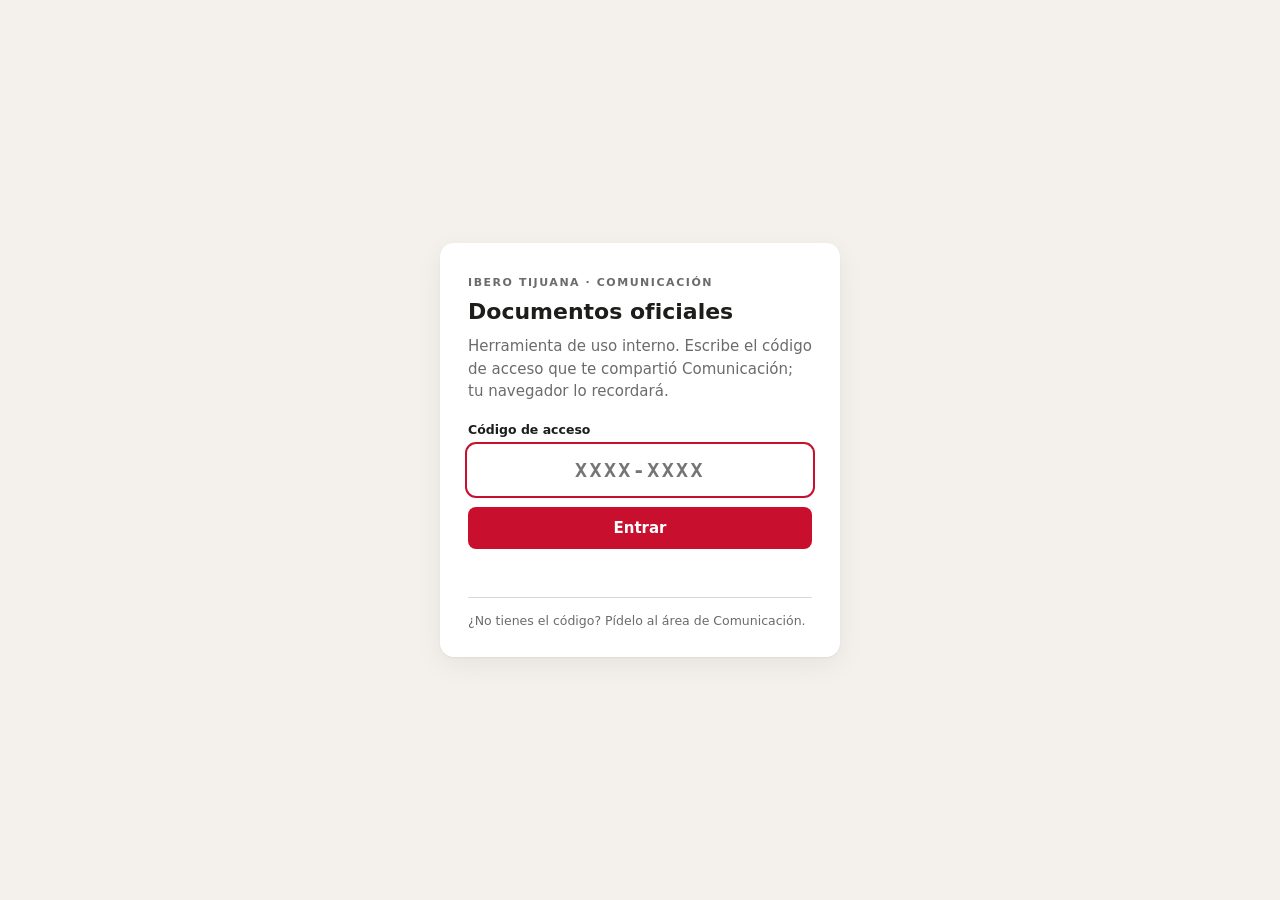
<file: web/herramientas/diplomas.html>
<!doctype html>
<html lang="es">
<head>
<meta charset="utf-8">
<title>Documentos oficiales · IBERO Tijuana</title>
<link rel="icon" href="data:image/svg+xml,%3Csvg xmlns='http://www.w3.org/2000/svg' width='32' height='32' viewBox='0 0 32 32'%3E%3Crect width='32' height='32' rx='7' fill='%23E00034'/%3E%3Crect x='3.5' y='7' width='25' height='18' rx='2.5' fill='%23fff'/%3E%3Crect x='6.5' y='7' width='5.5' height='10' rx='1' fill='%23E00034'/%3E%3Crect x='14.5' y='12' width='11' height='3' rx='1' fill='%23231F20'/%3E%3Crect x='16' y='18' width='8' height='2.6' rx='1' fill='%23E00034'/%3E%3C/svg%3E">
<!-- El generador de diplomas crecio: ahora hace constancias, certificados,
     reconocimientos y mas. Esta direccion se queda para no romper ligas. -->
<meta http-equiv="refresh" content="0; url=documentos.html#diploma">
<script>location.replace('documentos.html#diploma');</script>
</head>
<body style="font-family:sans-serif;padding:40px">
<p>El generador de diplomas ahora es <a href="documentos.html#diploma">Documentos oficiales</a>.</p>
</body>
</html>
</file>
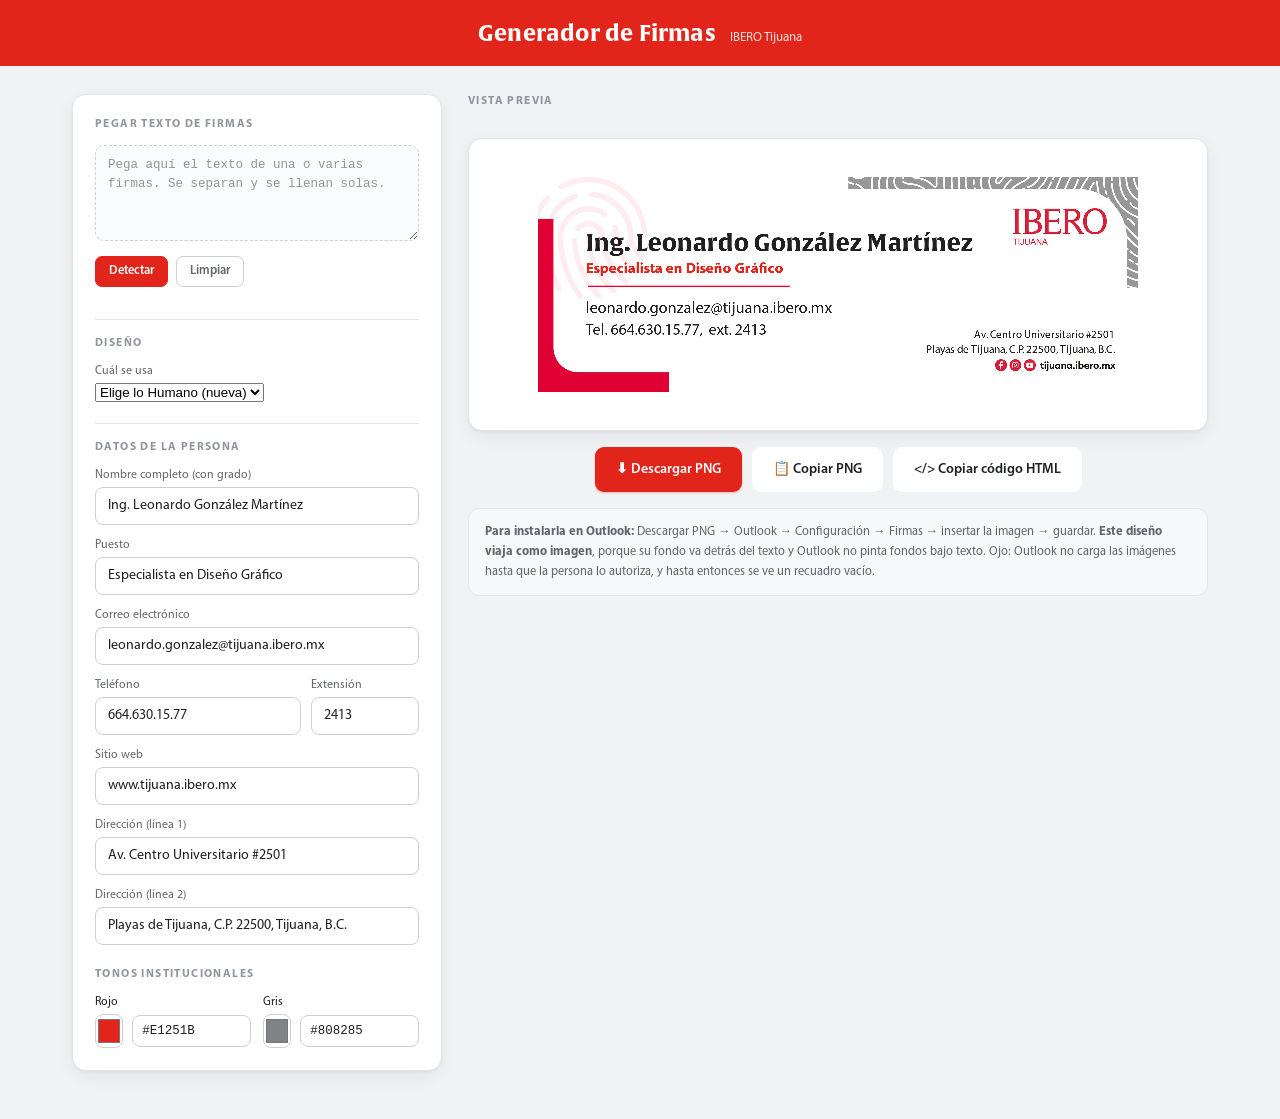
<file: web/herramientas/firmas.html>
<!DOCTYPE html>
<html lang="es">
<head>
<meta charset="UTF-8">
<meta name="viewport" content="width=device-width, initial-scale=1.0">
<title>Generador de Firmas · IBERO Tijuana</title>
<link rel="icon" href="data:image/svg+xml,%3Csvg xmlns='http://www.w3.org/2000/svg' width='32' height='32' viewBox='0 0 32 32'%3E%3Crect width='32' height='32' rx='7' fill='%23E00034'/%3E%3Crect x='5' y='9' width='22' height='15' rx='2.5' fill='%23fff'/%3E%3Cpath d='M7.5 11.5 L16 18.5 L24.5 11.5' fill='none' stroke='%23E00034' stroke-width='2.6' stroke-linecap='round' stroke-linejoin='round'/%3E%3C/svg%3E">
<style>
  :root {
    --rojo: #E1251B;
    --rojo-hover: #C41F16;
    --rojo-tinte: #FDF1F0;
    --fondo: #F1F2F4;
    --panel: #FFFFFF;
    --borde: #E4E5E9;
    --borde-fuerte: #CDCFD5;
    --texto: #1D1E21;
    --texto-suave: #63656C;
    --texto-tenue: #93959C;
    --sombra: 0 1px 2px rgba(24,25,30,.05), 0 6px 18px rgba(24,25,30,.06);
  }
  @font-face { font-family: "Alverata"; src: url([data-uri]) format("woff2"); font-weight: 400; font-style: normal; }
  @font-face { font-family: "Alverata"; src: url([data-uri]) format("woff2"); font-weight: 700; font-style: normal; }
  @font-face { font-family: "MyriadFirma"; src: url([data-uri]) format("woff2"); font-weight: 400; font-style: normal; }
  @font-face { font-family: "MyriadFirma"; src: url([data-uri]) format("woff2"); font-weight: 600; font-style: normal; }
  @font-face { font-family: "MyriadFirma"; src: url([data-uri]) format("woff2"); font-weight: 700; font-style: normal; }

  * { margin: 0; padding: 0; box-sizing: border-box; }
  body {
    font-family: "MyriadFirma", "Segoe UI", Arial, sans-serif;
    background: var(--fondo);
    color: var(--texto);
    min-height: 100vh;
    -webkit-font-smoothing: antialiased;
  }
  header.app {
    background: var(--rojo);
    padding: 20px 32px;
    display: flex;
    align-items: baseline;
    justify-content: center;
    gap: 14px;
    flex-wrap: wrap;
    text-align: center;
  }
  header.app h1 { font-family: "Alverata", Georgia, serif; font-size: 22px; font-weight: 700; color: #fff; letter-spacing: .2px; }
  header.app span { font-size: 13px; color: rgba(255,255,255,.85); }
  .layout {
    display: grid;
    grid-template-columns: 370px minmax(0, 1fr);
    gap: 26px;
    padding: 28px 32px 48px;
    max-width: 1200px;
    margin: 0 auto;
  }
  @media (max-width: 980px) { .layout { grid-template-columns: minmax(0, 1fr); } }

  .panel-caja {
    background: var(--panel);
    border: 1px solid var(--borde);
    border-radius: 14px;
    padding: 22px;
    box-shadow: var(--sombra);
  }
  .form-panel { align-self: start; }
  h2.sec {
    font-size: 11.5px;
    font-weight: 700;
    text-transform: uppercase;
    letter-spacing: 1.4px;
    color: var(--texto-tenue);
    margin-bottom: 14px;
  }
  .campo { margin-bottom: 13px; }
  .campo label {
    display: block;
    font-size: 12px;
    color: var(--texto-suave);
    margin-bottom: 5px;
  }
  .campo input[type=text] {
    width: 100%;
    padding: 9px 12px;
    background: #fff;
    border: 1px solid var(--borde-fuerte);
    border-radius: 8px;
    color: var(--texto);
    font-size: 14px;
    font-family: inherit;
    transition: border-color .15s, box-shadow .15s;
  }
  .campo input[type=text]:focus {
    outline: none;
    border-color: var(--rojo);
    box-shadow: 0 0 0 3px rgba(225,37,27,.13);
  }
  .campo-doble { display: grid; grid-template-columns: 1fr 108px; gap: 10px; }

  .colores { display: grid; grid-template-columns: 1fr 1fr; gap: 12px; margin-top: 4px; }
  .color-fila { display: flex; align-items: center; gap: 9px; }
  .color-fila input[type=color] {
    width: 38px; height: 34px; padding: 0;
    border: 1px solid var(--borde-fuerte); border-radius: 8px;
    background: none; cursor: pointer;
  }
  .color-fila input[type=text] {
    width: 100%; padding: 8px 9px; font-size: 12.5px;
    background: #fff; border: 1px solid var(--borde-fuerte);
    border-radius: 8px; color: var(--texto);
    font-family: ui-monospace, Consolas, monospace; text-transform: uppercase;
  }
  .color-fila input[type=text]:focus {
    outline: none; border-color: var(--rojo);
    box-shadow: 0 0 0 3px rgba(225,37,27,.13);
  }

  /* ---- Zona de pegado y deteccion ---- */
  #pegado {
    width: 100%;
    min-height: 96px;
    resize: vertical;
    padding: 10px 12px;
    background: #FAFBFC;
    border: 1px dashed var(--borde-fuerte);
    border-radius: 9px;
    color: var(--texto);
    font-size: 12.5px;
    font-family: ui-monospace, Consolas, monospace;
    line-height: 1.5;
    transition: border-color .15s, box-shadow .15s, background .15s;
  }
  #pegado:focus {
    outline: none; border-color: var(--rojo); border-style: solid;
    background: #fff;
    box-shadow: 0 0 0 3px rgba(225,37,27,.13);
  }
  #pegado::placeholder { color: var(--texto-tenue); }
  .acciones-mini { display: flex; gap: 8px; margin-top: 9px; flex-wrap: wrap; }
  .btn-mini {
    padding: 7px 13px;
    border: 1px solid var(--borde-fuerte);
    background: #fff;
    color: var(--texto-suave);
    border-radius: 7px;
    font-size: 12.5px;
    font-family: inherit;
    font-weight: 600;
    cursor: pointer;
    transition: background .15s, border-color .15s, color .15s;
  }
  .btn-mini:hover { border-color: var(--texto-tenue); color: var(--texto); }
  .btn-mini.activo { background: var(--rojo); border-color: var(--rojo); color: #fff; }
  .btn-mini.activo:hover { background: var(--rojo-hover); border-color: var(--rojo-hover); color: #fff; }
  #detectadas { margin-top: 12px; display: flex; flex-direction: column; gap: 7px; }
  .chip {
    display: flex; align-items: center; gap: 10px;
    padding: 9px 12px;
    background: #fff;
    border: 1px solid var(--borde);
    border-radius: 9px;
    cursor: pointer;
    text-align: left;
    font-family: inherit;
    color: var(--texto);
    transition: border-color .15s, background .15s;
  }
  .chip:hover { border-color: var(--borde-fuerte); background: #FAFBFC; }
  .chip.sel { border-color: var(--rojo); background: var(--rojo-tinte); }
  .chip .num {
    flex: none;
    width: 21px; height: 21px; border-radius: 50%;
    background: var(--rojo); color: #fff;
    font-size: 11px; font-weight: 700;
    display: flex; align-items: center; justify-content: center;
  }
  .chip .txt { min-width: 0; }
  .chip .n { font-size: 13px; font-weight: 600; white-space: nowrap; overflow: hidden; text-overflow: ellipsis; }
  .chip .c { font-size: 11.5px; color: var(--texto-tenue); white-space: nowrap; overflow: hidden; text-overflow: ellipsis; }
  .vacio { font-size: 12px; color: var(--texto-tenue); font-style: italic; }
  .divisor { border: none; border-top: 1px solid var(--borde); margin: 20px 0 16px; }

  /* ---- Vista previa ---- */
  .preview-panel { display: flex; flex-direction: column; gap: 16px; min-width: 0; }
  .preview-canvas {
    background: #FFFFFF;
    border: 1px solid var(--borde);
    border-radius: 14px;
    padding: 38px 30px;
    overflow-x: auto;
    box-shadow: var(--sombra);
  }
  /* Sin ancho fijo: lo pone cada diseño al dibujar, y el alto se
     deduce solo para que la proporcion aguante al encogerse. */
  #lienzo { display: block; max-width: 100%; height: auto; margin: 0 auto; }
  .acciones { display: flex; gap: 10px; flex-wrap: wrap; justify-content: center; }
  button.btn {
    padding: 12px 20px;
    border: 1px solid transparent;
    border-radius: 9px;
    font-size: 14px;
    font-weight: 600;
    font-family: inherit;
    cursor: pointer;
    transition: background .15s, border-color .15s, transform .1s;
  }
  button.btn:active { transform: scale(.97); }
  .btn-primario { background: var(--rojo); color: #fff; box-shadow: 0 1px 2px rgba(225,37,27,.3); }
  .btn-primario:hover { background: var(--rojo-hover); }
  .btn-secundario { background: #fff; color: var(--texto); border-color: var(--borde-fuerte); }
  .btn-secundario:hover { border-color: var(--texto-tenue); background: #FAFBFC; }
  .aviso {
    font-size: 12.5px;
    color: var(--texto-suave);
    line-height: 1.6;
    background: #F7F8FA;
    border: 1px solid var(--borde);
    border-radius: 11px;
    padding: 13px 16px;
  }
  .aviso strong { color: var(--texto); }
  #toast {
    position: fixed;
    bottom: 26px;
    left: 50%;
    transform: translateX(-50%) translateY(80px);
    background: #17803D;
    color: #fff;
    padding: 12px 24px;
    border-radius: 9px;
    font-size: 14px;
    font-weight: 600;
    opacity: 0;
    transition: all .3s ease;
    pointer-events: none;
    z-index: 99;
    box-shadow: 0 8px 24px rgba(24,25,30,.18);
  }
  #toast.visible { transform: translateX(-50%) translateY(0); opacity: 1; }
  #toast.error { background: #B3261E; }
</style>
</head>
<body>

<header class="app">
  <h1>Generador de Firmas</h1>
  <span>IBERO Tijuana</span>
</header>

<div class="layout">

  <div class="form-panel panel-caja">
    <h2 class="sec">Pegar texto de firmas</h2>
    <textarea id="pegado" spellcheck="false" placeholder="Pega aquí el texto de una o varias firmas. Se separan y se llenan solas."></textarea>
    <div class="acciones-mini">
      <button class="btn-mini activo" onclick="detectar()">Detectar</button>
      <button class="btn-mini" onclick="limpiarPegado()">Limpiar</button>
      <button class="btn-mini" id="btnTodas" style="display:none" onclick="descargarTodas()">⬇ Descargar todas</button>
    </div>
    <div id="detectadas"></div>

    <hr class="divisor">

    <h2 class="sec">Diseño</h2>
    <div class="campo">
      <label for="diseno">Cuál se usa</label>
      <select id="diseno">
        <option value="humano">Elige lo Humano (nueva)</option>
        <option value="clasica">Clásica</option>
      </select>
      <!-- Las dos conviven mientras aprueban la nueva. Al cambiar aqui
           cambia el lienzo entero: medidas, dibujo y codigo de correo. -->
    </div>

    <hr class="divisor">

    <h2 class="sec">Datos de la persona</h2>
    <div class="campo">
      <label for="nombre">Nombre completo (con grado)</label>
      <input type="text" id="nombre" value="Ing. Leonardo González Martínez">
    </div>
    <div class="campo">
      <label for="puesto">Puesto</label>
      <input type="text" id="puesto" value="Especialista en Diseño Gráfico">
    </div>
    <div class="campo">
      <label for="correo">Correo electrónico</label>
      <input type="text" id="correo" value="leonardo.gonzalez@tijuana.ibero.mx">
    </div>
    <div class="campo campo-doble">
      <div>
        <label for="telefono">Teléfono</label>
        <input type="text" id="telefono" value="664.630.15.77">
      </div>
      <div>
        <label for="ext">Extensión</label>
        <input type="text" id="ext" value="2413">
      </div>
    </div>
    <div class="campo">
      <label for="web">Sitio web</label>
      <input type="text" id="web" value="www.tijuana.ibero.mx">
    </div>
    <div class="campo">
      <label for="dir1">Dirección (línea 1)</label>
      <input type="text" id="dir1" value="Av. Centro Universitario #2501">
    </div>
    <div class="campo">
      <label for="dir2">Dirección (línea 2)</label>
      <input type="text" id="dir2" value="Playas de Tijuana, C.P. 22500, Tijuana, B.C.">
    </div>

    <h2 class="sec" style="margin-top:22px">Tonos institucionales</h2>
    <div class="colores">
      <div>
        <label style="display:block;font-size:12px;color:var(--gris-claro);margin-bottom:5px">Rojo</label>
        <div class="color-fila">
          <input type="color" id="colorRojo" value="#E1251B">
          <input type="text" id="hexRojo" value="#E1251B" spellcheck="false">
        </div>
      </div>
      <div>
        <label style="display:block;font-size:12px;color:var(--gris-claro);margin-bottom:5px">Gris</label>
        <div class="color-fila">
          <input type="color" id="colorGris" value="#808285">
          <input type="text" id="hexGris" value="#808285" spellcheck="false">
        </div>
      </div>
    </div>
  </div>

  <div class="preview-panel">
    <h2 class="sec">Vista previa</h2>
    <div class="preview-canvas">
      <canvas id="lienzo"></canvas>
    </div>
    <div class="acciones">
      <button class="btn btn-primario" onclick="descargarPNG()">⬇ Descargar PNG</button>
      <button class="btn btn-secundario" onclick="copiarPNG()">📋 Copiar PNG</button>
      <button class="btn btn-secundario" onclick="copiarHTML()">&lt;/&gt; Copiar código HTML</button>
    </div>
    <div class="aviso" id="notaInstalar">
      <!-- La llena notaDeDiseno(): no dice lo mismo para los dos diseños. -->
      <strong>Para instalarla en Outlook:</strong> Descargar PNG → Outlook → Configuración → Firmas → insertar la imagen → guardar.
    </div>
  </div>

</div>

<div id="toast">✓ Copiado</div>

<script>
const $ = id => document.getElementById(id);
const campos = ["nombre","puesto","correo","telefono","ext","web","dir1","dir2"];

const TINTA  = "#231F20";   // negro de texto
const TINTA2 = "#58595B";   // gris de la dirección

// Logo oficial IBERO Tijuana (SVG vectorial, relleno blanco)
const LOGO_SVG = `<svg width="253.53" height="98.56" fill="#FFFFFF" id="Capa_2" data-name="Capa 2" xmlns="http://www.w3.org/2000/svg" viewBox="0 0 253.53 98.56"> <g id="Layer_1" data-name="Layer 1"> <g> <g> <path d="M5.34,98.3v-14.34H0v-1.92h12.86v1.92h-5.35v14.34h-2.16Z"/> <path d="M15.43,98.3v-16.25h2.16v16.25h-2.16Z"/> <path d="M20.28,93.68l1.94-.26c.05,1.24.28,2.09.7,2.55.42.47.99.7,1.73.7.52,0,.99-.13,1.38-.39.39-.22.67-.57.82-.98.14-.43.21-1.12.21-2.04v-11.21h2.14v11.09c0,1.35-.14,2.41-.49,3.14-.33.76-.85,1.32-1.56,1.73-.71.38-1.55.57-2.51.57-1.42,0-2.52-.39-3.28-1.21-.76-.82-1.11-2.03-1.09-3.67Z"/> <path d="M43.38,82.04h2.17v9.39c0,1.65-.2,2.93-.57,3.89-.36.98-1.03,1.75-1.99,2.35-.97.6-2.24.89-3.8.89s-2.77-.25-3.73-.77c-.98-.53-1.67-1.28-2.06-2.28-.42-1-.63-2.37-.63-4.08v-9.39h2.16v9.39c0,1.4.13,2.46.37,3.11.28.68.73,1.18,1.37,1.55.63.36,1.42.56,2.34.56,1.59,0,2.7-.37,3.38-1.08.65-.71.99-2.11.99-4.13v-9.39Z"/> <path d="M47.34,98.3l6.23-16.25h2.33l6.64,16.25h-2.45l-1.9-4.91h-6.79l-1.77,4.91h-2.28ZM52.02,91.63h5.52l-1.7-4.5c-.5-1.37-.9-2.49-1.16-3.36-.19,1.02-.48,2.06-.88,3.1l-1.77,4.76Z"/> <path d="M64.24,98.3v-16.25h2.2l8.54,12.78v-12.78h2.06v16.25h-2.21l-8.53-12.76v12.76h-2.06Z"/> <path d="M78.86,98.3l6.25-16.25h2.3l6.67,16.25h-2.46l-1.89-4.91h-6.79l-1.79,4.91h-2.28ZM83.56,91.63h5.51l-1.71-4.5c-.51-1.37-.9-2.49-1.14-3.36-.22,1.02-.51,2.06-.89,3.1l-1.78,4.76Z"/> </g> <g> <path d="M.58,3.29h2.09c1.42,0,2.35.26,2.68.8.25.43.57,1.37.57,3.52v55.14c0,2.15-.32,3.11-.57,3.51-.33.53-1.25.8-2.68.8H.58v2.01h20.17v-2.01h-2.09c-1.43,0-2.36-.28-2.68-.79-.26-.42-.57-1.38-.57-3.52V7.61c0-2.15.31-3.12.57-3.52.32-.52,1.27-.8,2.68-.8h2.09V1.28H.58v2Z"/> <path d="M64.03,33.52c3.75-1.11,6.52-2.75,8.28-4.88,2.09-2.52,3.13-5.79,3.13-9.69,0-5.95-2.13-10.44-6.33-13.34-4.14-2.87-10.1-4.32-17.74-4.32h-23.71v2h2.1c1.38,0,2.28.28,2.69.8.43.62.64,1.8.64,3.52v55.14c0,2.12-.32,3.09-.6,3.5-.36.54-1.27.82-2.64.82h-2.08v2.01h25.67c7.56,0,13.65-1.65,18.11-4.94,4.49-3.3,6.76-8.03,6.76-14.03,0-4.23-1.41-7.92-4.2-10.98-2.42-2.62-5.8-4.49-10.08-5.59ZM62.41,27.76c-2.53,1.99-6.18,3-10.85,3h-8.96V8c.57-.59,1.31-.92,2.3-.96,1.18-.06,2.98-.11,5.39-.11,5,0,8.95,1.01,11.74,3.02,2.74,1.95,4.12,4.94,4.12,8.89s-1.25,6.96-3.73,8.92ZM42.51,36.72h4.52c7.05,0,12.42,1.11,15.94,3.24,3.52,2.12,5.22,5.51,5.22,10.36,0,4.4-1.48,7.59-4.59,9.8-3.12,2.2-7.67,3.3-13.52,3.3-3.32,0-4.87-.21-5.58-.37-.89-.23-1.55-.72-2-1.52v-24.8Z"/> <path d="M128.35,56.61c-.66,1.5-1.32,2.64-2,3.5-.69.81-1.46,1.48-2.34,1.98-.82.49-1.81.82-2.92.98-1.15.17-2.47.25-4.02.25h-16.26c-2.33,0-3.31-.14-3.73-.24-.17-.04-.57-.14-.57-1.13v-25.23h19.48c1.22,0,2.23.08,3.02.24.71.15,1.27.39,1.64.72.35.32.61.78.78,1.34.19.62.35,1.44.47,2.4l.07.43h2.23v-15.92h-2.25l-.05.47c-.18,1.82-.59,3.03-1.25,3.59-.46.41-1.63.87-4.66.87h-19.48V8.79c0-1.25.1-1.59.1-1.59h-.03s.31-.17,1.56-.17h19.92c2.12,0,3.74.22,4.84.64,1.13.46,1.89,1.93,2.26,4.33l.07.44h2.31l-.08-11.17h-45.03v2h1.91c1.11,0,1.85.26,2.16.8.27.4.59,1.37.59,3.52v55.14c0,2.15-.31,3.11-.59,3.51-.31.53-1.04.8-2.16.8h-1.91v2.01h45.91l2.69-12.78h-2.56l-.13.31Z"/> <path d="M188.41,65.69c-.92-.98-1.77-2.19-2.53-3.66-.83-1.57-1.64-3.18-2.42-4.79-.83-1.79-1.83-3.43-2.95-4.88-1.35-1.71-2.54-3.27-3.65-4.73-1.13-1.44-2.15-2.73-3.07-3.85-.91-1.1-2.1-2.38-3.64-3.9-1.16-1.12-2.53-2.42-4.29-4.03,5.27-.86,9.31-2.72,11.99-5.51,2.86-2.99,4.32-6.65,4.32-10.91,0-5.91-2.02-10.48-6.02-13.57-3.94-3.05-9.52-4.58-16.58-4.58h-24.09v2h1.89c1.12,0,1.86.26,2.18.78.25.41.54,1.37.54,3.54v55.14c0,2.15-.28,3.13-.52,3.51-.34.53-1.07.8-2.2.8h-1.89v2.01h18.97v-2.01h-1.9c-1.28,0-2.15-.28-2.47-.8-.35-.6-.55-1.77-.55-3.51v-24.85l5.43-.08c4.27,3.19,7.35,5.94,9.23,8.18.99,1.18,2.36,2.89,4.13,5.12,1.77,2.22,3.45,4.58,5,7.06.61.98,1.26,2.11,1.91,3.32.68,1.26,1.29,2.43,1.82,3.48.53,1.1,1.16,2.36,1.88,3.81l.15.29h12.86v-2.01h-.51c-1.19,0-2.17-.45-3.03-1.37ZM149.55,8.29c.55-.61,1.29-.98,2.27-1.12,1.12-.16,2.72-.24,4.79-.24,5.26,0,9.28.95,11.95,2.81,2.64,1.87,3.93,4.72,3.93,8.71,0,4.59-1.62,7.94-4.91,10.22-3.31,2.29-7.98,3.46-13.81,3.46h-4.22V8.29Z"/> <path d="M244.73,9.82c-5.83-6.52-13.55-9.82-22.99-9.82s-17.26,3.3-23.06,9.82c-5.78,6.51-8.72,15.05-8.72,25.4s2.94,18.85,8.72,25.29c5.8,6.46,13.56,9.75,23.06,9.75s17.18-3.29,22.97-9.75c5.85-6.44,8.81-14.95,8.81-25.29s-2.96-18.95-8.79-25.4ZM221.75,64.68c-6.69,0-12.06-2.73-15.94-8.06-3.93-5.47-5.93-12.68-5.93-21.4s2-16.05,5.93-21.41c3.89-5.41,9.26-8.14,15.94-8.14s11.97,2.73,15.88,8.14c3.98,5.47,6,12.68,6,21.41s-2.03,15.88-6,21.4c-3.98,5.33-9.32,8.06-15.88,8.06Z"/> </g> </g> </g> </svg>`;

/* ══════════════════════════════════════════════════════════
   DOS DISEÑOS

   «Clásica» es la de siempre: bloques de color dibujados con
   primitivas de canvas, texto encima.

   «Elige lo Humano» es la nueva. Su fondo --las huellas, el
   corchete rojo, el logotipo y el renglon de redes-- es una
   IMAGEN, no formas dibujables: tiene lineas finas y traslapes
   que no se reproducen con rectangulos. Va incrustada en base64,
   igual que las tipografias, para que el archivo siga abriendo
   con doble clic y sin internet.

   TODAS LAS MEDIDAS SALIERON DE RESTAR LAS DOS IMAGENES que paso
   Leo --la del ejemplo menos la del fondo limpio-- que deja
   exactamente el texto variable. Medir a ojo sobre un archivo de
   6626 px habria sido inventar.
   ══════════════════════════════════════════════════════════ */

const FONDO_HUMANO = "[data-uri]";
let fondoImg = null;

/* Posiciones sobre el lienzo de 600 x 215. La `y` es la BASE del
   texto, no su borde de arriba: es lo que pide fillText. Se
   calcularon desde la mancha de tinta medida y se afinaron
   comparando el render contra la imagen de Leo. */
const HUMANO = {
  W: 600, H: 215,
  izq: 47.8,          // margen de todo lo alineado a la izquierda
  der: 577,           // a donde cierra la direccion: el mismo borde
                      // donde acaba el renglon de redes del fondo
  /* La regla roja viene DENTRO del fondo y mide de 50 a 252. No se
     adapta al largo del puesto: por eso el puesto se aprieta para
     no pasarse de ahi, en vez de desbordarla. */
  reglaFin: 252,
  /* El nombre va en ALVERATA, que es la tipografia institucional, y
     lo demas en Myriad. Asi viene en el ejemplo que paso Leo. */
  nombre:   { y:  74.0, tam: 23.5, peso: 700, max: 430, fam: "alverata" },
  puesto:   { y:  96.0, tam: 18.4, peso: 700, max: 203 },
  correo:   { y: 136.0, tam: 16.2, peso: 400, max: 330 },
  telefono: { y: 157.5, tam: 15.7, peso: 400, max: 330 },
  dir1:     { y: 161.0, tam: 11.0, peso: 400, max: 250 },
  dir2:     { y: 176.0, tam: 11.4, peso: 400, max: 250 },
};

// ---- Geometría de la clásica (medida sobre la firma original) ----
const W = 530, H = 190, SCALE = 3;
const PAD        = 27;   // margen izquierdo del texto
const GRIS_ANCHO = 374;  // dónde termina el bloque gris / empieza el rojo
const BLOQUE_BOT = 76;   // gris y rojo comparten borde superior (0) e inferior: encajan al ras
const CHAFLAN    = 16;   // un solo corte abajo-izquierda (gris) y otro arriba-derecha (rojo)

let logoImg = null;

function esc(s) {
  return s.replace(/&/g,"&amp;").replace(/</g,"&lt;").replace(/>/g,"&gt;").replace(/"/g,"&quot;");
}

function datos() {
  const d = {};
  campos.forEach(c => d[c] = $(c).value.trim());
  d.rojo = $("colorRojo").value;
  d.gris = $("colorGris").value;
  d.diseno = $("diseno") ? $("diseno").value : "clasica";
  return d;
}

function cargarFondo() {
  return new Promise((resolve) => {
    const img = new Image();
    /* Si el fondo no carga se sigue sin el: mas vale una firma sin
       adorno que un lienzo en blanco sin explicacion. */
    img.onload = () => { fondoImg = img; resolve(); };
    img.onerror = () => resolve();
    img.src = FONDO_HUMANO;
  });
}

function cargarLogo() {
  return new Promise((resolve, reject) => {
    const blob = new Blob([LOGO_SVG], { type: "image/svg+xml" });
    const url = URL.createObjectURL(blob);
    const img = new Image();
    img.onload = () => { logoImg = img; URL.revokeObjectURL(url); resolve(); };
    img.onerror = reject;
    img.src = url;
  });
}

// Escribe el texto reduciendo el cuerpo si no cabe en el ancho disponible
function texto(ctx, str, x, y, peso, tam, familia, maxAncho) {
  const fam = familia === "alverata"
    ? '"Alverata", Georgia, serif'
    : '"MyriadFirma", Arial, sans-serif';
  let t = tam;
  ctx.font = `${peso} ${t}px ${fam}`;
  while (maxAncho && ctx.measureText(str).width > maxAncho && t > 6) {
    t -= 0.5;
    ctx.font = `${peso} ${t}px ${fam}`;
  }
  ctx.fillText(str, x, y);
  return ctx.measureText(str).width;
}

/* Dibuja el diseño nuevo: el fondo tal cual y el texto encima.
   Nada se dibuja a mano aqui --ni corchete, ni huellas, ni
   logotipo-- porque todo eso ya viene en la imagen. */
function dibujarHumano(d) {
  const G = HUMANO;
  const cv = $("lienzo");
  cv.width = G.W * SCALE;
  cv.height = G.H * SCALE;
  cv.style.width  = G.W + "px";
  cv.style.height = "auto";
  const ctx = cv.getContext("2d");
  ctx.setTransform(SCALE, 0, 0, SCALE, 0, 0);
  ctx.clearRect(0, 0, G.W, G.H);
  ctx.fillStyle = "#FFFFFF";
  ctx.fillRect(0, 0, G.W, G.H);
  if (fondoImg) ctx.drawImage(fondoImg, 0, 0, G.W, G.H);
  ctx.textBaseline = "alphabetic";
  ctx.textAlign = "left";

  const pon = (str, c, conf, color, align) => {
    if (!str) return;
    ctx.fillStyle = color;
    ctx.textAlign = align || "left";
    texto(ctx, str, c, conf.y, conf.peso, conf.tam, conf.fam || "myriad", conf.max);
    ctx.textAlign = "left";
  };

  pon(d.nombre, G.izq, G.nombre, TINTA);
  pon(d.puesto, G.izq, G.puesto, d.rojo);
  pon(d.correo, G.izq, G.correo, TINTA);

  /* El telefono junta las dos capturas en un solo renglon, como en
     la referencia: "Tel. 664 630 15 77,  ext. 2413". Si no hay
     extension, no se escribe la coma colgando. */
  const tel = [d.telefono && "Tel. " + d.telefono, d.ext && "ext. " + d.ext]
              .filter(Boolean).join(",  ");
  pon(tel, G.izq, G.telefono, TINTA);

  // La direccion cierra contra el borde derecho, no arranca de un punto.
  pon(d.dir1, G.der, G.dir1, TINTA, "right");
  pon(d.dir2, G.der, G.dir2, TINTA, "right");
}

/* La nota de instalacion no es la misma para los dos diseños y
   dejarla fija haria que uno de los dos mintiera. */
function notaDeDiseno() {
  const pie = document.querySelector(".nota-instalar") || $("notaInstalar");
  if (!pie) return;
  const humano = $("diseno") && $("diseno").value === "humano";
  pie.innerHTML = humano
    ? '<b>Para instalarla en Outlook:</b> Descargar PNG → Outlook → Configuración → ' +
      'Firmas → insertar la imagen → guardar. <b>Este diseño viaja como imagen</b>, ' +
      'porque su fondo va detrás del texto y Outlook no pinta fondos bajo texto. ' +
      'Ojo: Outlook no carga las imágenes hasta que la persona lo autoriza, y hasta ' +
      'entonces se ve un recuadro vacío.'
    : '<b>Para instalarla en Outlook:</b> Descargar PNG → Outlook → Configuración → ' +
      'Firmas → insertar la imagen → guardar. El código HTML de esta versión es texto ' +
      'vivo: se puede seleccionar y no depende de que carguen las imágenes.';
}

function dibujar() {
  const d = datos();
  if (d.diseno === "humano") return dibujarHumano(d);
  const cv = $("lienzo");
  cv.width = W * SCALE;
  cv.height = H * SCALE;
  cv.style.width  = W + "px";
  cv.style.height = "auto";
  const ctx = cv.getContext("2d");
  ctx.scale(SCALE, SCALE);
  ctx.clearRect(0, 0, W, H);
  // Fondo blanco: sin él el PNG sale transparente y el texto oscuro
  // desaparece en clientes de correo con modo oscuro.
  ctx.fillStyle = "#FFFFFF";
  ctx.fillRect(0, 0, W, H);
  ctx.textBaseline = "alphabetic";

  // ---- Bloque gris: único corte en la esquina inferior izquierda ----
  ctx.fillStyle = d.gris;
  ctx.beginPath();
  ctx.moveTo(0, 0);
  ctx.lineTo(GRIS_ANCHO, 0);
  ctx.lineTo(GRIS_ANCHO, BLOQUE_BOT);
  ctx.lineTo(CHAFLAN, BLOQUE_BOT);
  ctx.lineTo(0, BLOQUE_BOT - CHAFLAN);
  ctx.closePath();
  ctx.fill();

  // ---- Bloque rojo: único corte en la esquina superior derecha ----
  ctx.fillStyle = d.rojo;
  ctx.beginPath();
  ctx.moveTo(GRIS_ANCHO, 0);
  ctx.lineTo(W - CHAFLAN, 0);
  ctx.lineTo(W, CHAFLAN);
  ctx.lineTo(W, BLOQUE_BOT);
  ctx.lineTo(GRIS_ANCHO, BLOQUE_BOT);
  ctx.closePath();
  ctx.fill();
  if (logoImg) {
    const lw = 114, lh = lw * (98.56 / 253.53);
    ctx.drawImage(logoImg, GRIS_ANCHO + (W - GRIS_ANCHO - lw) / 2, (BLOQUE_BOT - lh) / 2, lw, lh);
  }

  const anchoBarra = GRIS_ANCHO - PAD - 16;

  // Nombre (Alverata bold) y puesto (Myriad)
  ctx.fillStyle = "#FFFFFF";
  texto(ctx, d.nombre, PAD, 36, 700, 19, "alverata", anchoBarra);
  ctx.fillStyle = "#F0F0F0";
  texto(ctx, d.puesto, PAD, 54, 400, 12, "myriad", anchoBarra);

  // Correo (Alverata bold, rojo) — pegado al bloque gris
  ctx.fillStyle = d.rojo;
  texto(ctx, d.correo, PAD, 99, 700, 15.5, "alverata", W - PAD * 2);

  // Teléfono
  ctx.fillStyle = TINTA;
  const tel = "Tel. " + d.telefono + (d.ext ? ", ext. " + d.ext : "");
  texto(ctx, tel, PAD, 120, 400, 13, "myriad", W - PAD * 2);

  // Sitio web
  ctx.fillStyle = TINTA;
  const anchoWeb = texto(ctx, d.web, PAD, 137, 700, 13, "myriad", W - PAD * 2);

  // ---- Línea roja gruesa ----
  ctx.fillStyle = d.rojo;
  ctx.fillRect(PAD, 144, Math.max(anchoWeb + 38, 150), 3);

  // Dirección
  ctx.fillStyle = TINTA2;
  texto(ctx, d.dir1, PAD, 164, 400, 11, "myriad", W - PAD * 2);
  texto(ctx, d.dir2, PAD, 176, 400, 11, "myriad", W - PAD * 2);
}

// PNG del logo para la versión HTML (data URI)
function logoDataURI() {
  const lw = 114 * 3, lh = Math.round(lw * (98.56 / 253.53));
  const cv = document.createElement("canvas");
  cv.width = lw; cv.height = lh;
  cv.getContext("2d").drawImage(logoImg, 0, 0, lw, lh);
  return cv.toDataURL("image/png");
}

// ---- Versión HTML (texto seleccionable, tipografías seguras) ----
function generarFirmaHTML(d) {
  const serif = `Georgia,'Times New Roman',serif`;
  const sans  = `Arial,Helvetica,sans-serif`;
  const tel = "Tel. " + esc(d.telefono) + (d.ext ? ", ext. " + esc(d.ext) : "");
  return `<table cellpadding="0" cellspacing="0" border="0" width="530" style="border-collapse:collapse;width:530px;">
  <tr>
    <td valign="middle" bgcolor="${d.gris}" width="374" style="background-color:${d.gris};padding:11px 27px;">
      <div style="font-family:${serif};font-size:17px;font-weight:bold;color:#FFFFFF;line-height:1.25;white-space:nowrap;">${esc(d.nombre)}</div>
      <div style="font-family:${sans};font-size:12px;color:#F0F0F0;line-height:1.35;padding-top:3px;">${esc(d.puesto)}</div>
    </td>
    <td align="center" valign="middle" bgcolor="${d.rojo}" width="156" style="background-color:${d.rojo};padding:16px 21px;">
      <img src="${logoDataURI()}" alt="IBERO Tijuana" width="114" style="display:block;width:114px;height:auto;border:0;">
    </td>
  </tr>
  <tr><td colspan="2" style="padding:14px 27px 0 27px;">
    <a href="mailto:${esc(d.correo)}" style="font-family:${serif};font-size:15.5px;font-weight:bold;color:${d.rojo};text-decoration:none;">${esc(d.correo)}</a>
  </td></tr>
  <tr><td colspan="2" style="padding:8px 27px 0 27px;font-family:${sans};font-size:13px;color:#231F20;">${tel}</td></tr>
  <tr><td colspan="2" style="padding:4px 27px 0 27px;font-family:${sans};font-size:13px;font-weight:bold;color:#231F20;">
    <a href="https://${esc(d.web.replace(/^https?:\/\//,""))}" style="color:#231F20;text-decoration:none;">${esc(d.web)}</a>
  </td></tr>
  <tr><td colspan="2" style="padding:9px 27px 0 27px;">
    <div style="width:170px;height:3px;background-color:${d.rojo};font-size:0;line-height:0;">&nbsp;</div>
  </td></tr>
  <tr><td colspan="2" style="padding:8px 27px 4px 27px;font-family:${sans};font-size:11px;color:#58595B;line-height:1.45;">
    ${esc(d.dir1)}<br>${esc(d.dir2)}
  </td></tr>
</table>`;
}

/* ==========================================================
   Detección automática de firmas pegadas.
   Entiende dos formatos: texto corrido (como sale de una firma
   real) y listas etiquetadas del tipo "Nombre: …  Puesto: …".
   ========================================================== */

const RE_CORREO = /[A-Za-z0-9._%+\-]+@[A-Za-z0-9.\-]+\.[A-Za-z]{2,}/;
const RE_WEB    = /(?:https?:\/\/)?www\.[A-Za-z0-9.\-]+\.[A-Za-z]{2,}/i;
const RE_DOMINIO= /^[A-Za-z0-9.\-]+\.(?:mx|com|org|edu|net|gob)$/i;
const RE_EXT    = /\bext(?:ensi[oó]n)?\.?\s*:?\s*(\d{2,6})\b/i;
const RE_TITULO = /^(?:lic|ing|mtro|mtra|dr|dra|arq|psic|lae|lcc|mba|profa?|c\.?\s?p\.?)\b\.?\s+/i;
const RE_RUIDO  = /^(?:ibero(?:\s+tijuana)?|universidad\s+iberoamericana.*|tijuana|m[eé]xico|[-–—•|_=*]+)$/i;

// Etiquetas del formato "Etiqueta: valor"
const ET = {
  nombre: /^nombre(?:\s+completo)?\s*:\s*/i,
  puesto: /^(?:puesto|cargo|posici[oó]n)\s*:\s*/i,
  titulo: /^(?:t[ií]tulo|grado|abreviatura)\s*:\s*/i,
  correo: /^(?:correo(?:\s+electr[oó]nico)?|e-?mail)\s*:\s*/i,
  web:    /^(?:web|sitio(?:\s+web)?|p[aá]gina)\s*:\s*/i,
  dir:    /^(?:direcci[oó]n|domicilio)\s*:\s*/i,
  ext:    /^ext(?:ensi[oó]n)?\s*\.?\s*:?\s*\d{2,6}\s*$/i,
};
// Etiquetas que traen datos internos que no van en la firma
const ET_IGNORAR = /^(?:lugar|reporta|reporta\s+a|jefe|[aá]rea|departamento|adscripci[oó]n|campus|edificio|oficina|clave|n[oó]mina)\s*:/i;

function esCorreo(l)   { return RE_CORREO.test(l); }
function extraerWeb(l) {
  const m = l.match(RE_WEB);
  if (m) return m[0];
  const t = l.trim();
  return RE_DOMINIO.test(t) ? t : "";
}
function esWeb(l)       { return !esCorreo(l) && !!extraerWeb(l); }
function esDireccion(l) {
  return /(?:^|\s)(?:av|ave|avda|avenida|calle|blvd|boulevard|carr|carretera|prol|priv|calz|col|fracc)\b\.?/i.test(l)
      || /#\s*\d/.test(l)
      || /\bc\.?\s?p\.?\s*\d{4,5}\b/i.test(l);
}
function esTel(l) {
  if (esCorreo(l) || esDireccion(l)) return false;
  if (/\b(?:tel|tel[eé]fono|cel|celular|m[oó]vil|conmutador)\b/i.test(l)) return true;
  const digitos = (l.match(/\d/g) || []).length;
  return digitos >= 7 && l.replace(/[\d\s().\-+,/]/g, "").length <= 2;
}
function esDato(l) { return esCorreo(l) || esWeb(l) || esTel(l) || esDireccion(l) || ET.ext.test(l); }

function limpiarLineas(texto) {
  return texto.split(/\r?\n/)
    .map(l => l.replace(/\s+/g, " ").trim())
    .filter(l => l && !RE_RUIDO.test(l) && !ET_IGNORAR.test(l));
}

function dividirEnFirmas(texto) {
  const lineas = limpiarLineas(texto);
  const bloques = [];
  let actual = [];

  // Formato etiquetado: cada "Nombre:" arranca una firma nueva.
  if (lineas.some(l => ET.nombre.test(l))) {
    for (const l of lineas) {
      if (ET.nombre.test(l) && actual.length) { bloques.push(actual); actual = []; }
      actual.push(l);
    }
    if (actual.length) bloques.push(actual);
    return bloques;
  }

  // Texto corrido: una firma nueva empieza cuando, después de haber
  // visto ya un correo, aparece una línea que no es un dato.
  let vistoCorreo = false;
  for (const l of lineas) {
    if (vistoCorreo && !esDato(l)) {
      bloques.push(actual); actual = []; vistoCorreo = false;
    }
    actual.push(l);
    if (esCorreo(l)) vistoCorreo = true;
  }
  if (actual.length) bloques.push(actual);
  return bloques.filter(b => b.some(esCorreo) || b.length >= 2);
}

function parsearBloque(lineas) {
  const d = { nombre:"", puesto:"", correo:"", telefono:"", ext:"", web:"", dir1:"", dir2:"" };
  const otras = [], dirs = [];
  let titulo = "";

  const valor = (l, re) => l.slice(l.match(re)[0].length).trim();

  for (const l of lineas) {
    // ---- formato "Etiqueta: valor" ----
    if (ET.titulo.test(l)) { titulo = valor(l, ET.titulo); continue; }
    if (ET.nombre.test(l)) { d.nombre = valor(l, ET.nombre); continue; }
    if (ET.puesto.test(l)) { d.puesto = valor(l, ET.puesto); continue; }
    if (ET.correo.test(l)) {
      const c = valor(l, ET.correo).match(RE_CORREO);
      if (c) d.correo = c[0];
      continue;
    }
    if (ET.web.test(l)) { const v = valor(l, ET.web); d.web = extraerWeb(v) || v; continue; }
    if (ET.dir.test(l)) { dirs.push(valor(l, ET.dir)); continue; }
    // línea que sólo trae la extensión: "Ext. 2393"
    if (ET.ext.test(l)) { const n = l.match(/\d{2,6}/); if (n) d.ext = n[0]; continue; }

    // ---- texto corrido ----
    if (!d.correo && esCorreo(l)) {
      d.correo = l.match(RE_CORREO)[0];
      if (l.replace(RE_CORREO, "").replace(/[\s:|·,\-]/g, "") === "") continue;
    }
    if (esDireccion(l)) { dirs.push(l); continue; }
    if (esTel(l)) {
      const m = l.match(RE_EXT);
      if (m) d.ext = m[1];
      const t = l.replace(RE_EXT, "")
                 .replace(/\b(?:tel[eé]fono|tel|cel(?:ular)?|m[oó]vil|conmutador)\b\.?\s*:?\s*/i, "")
                 .replace(/^[\s:,;.\-]+|[\s:,;.\-]+$/g, "")
                 .trim();
      if (t) d.telefono = t;
      continue;
    }
    if (esWeb(l)) { d.web = extraerWeb(l); continue; }
    if (!esCorreo(l)) otras.push(l);
  }

  d.dir1 = dirs[0] || "";
  d.dir2 = dirs[1] || "";

  // En texto corrido el nombre es la línea con grado (Lic., Ing., …);
  // si no hay, la primera línea suelta. El resto es el puesto.
  if (!d.nombre && otras.length) {
    let i = otras.findIndex(l => RE_TITULO.test(l));
    if (i < 0) i = 0;
    d.nombre = otras[i];
    if (!d.puesto) d.puesto = otras.filter((_, j) => j !== i).join(" ").trim();
  } else if (!d.puesto && otras.length) {
    d.puesto = otras.join(" ").trim();
  }

  // "Título: Lic." viene aparte: se antepone al nombre si no lo trae ya.
  if (titulo && d.nombre) {
    const t = titulo.replace(/[\s.]+$/, "");
    if (!new RegExp("^\\s*" + t.replace(/[.*+?^${}()|[\]\\]/g, "\\$&"), "i").test(d.nombre)) {
      d.nombre = titulo.replace(/\s+$/, "") + " " + d.nombre;
    }
  }
  return d;
}

let firmasDetectadas = [], firmaActiva = -1;

function detectar() {
  const txt = $("pegado").value;
  const cont = $("detectadas");
  if (!txt.trim()) {
    firmasDetectadas = [];
    cont.innerHTML = `<p class="vacio">Pega el texto arriba y presiona Detectar.</p>`;
    $("btnTodas").style.display = "none";
    return;
  }
  firmasDetectadas = dividirEnFirmas(txt).map(parsearBloque);
  if (!firmasDetectadas.length) {
    cont.innerHTML = `<p class="vacio">No reconocí ninguna firma. Llena los campos a mano.</p>`;
    $("btnTodas").style.display = "none";
    return;
  }
  cont.innerHTML = firmasDetectadas.map((f, k) => `
    <button class="chip" data-k="${k}" onclick="cargarFirma(${k})">
      <span class="num">${k + 1}</span>
      <span class="txt">
        <span class="n">${esc(f.nombre || "(sin nombre)")}</span><br>
        <span class="c">${esc(f.correo || "(sin correo)")}</span>
      </span>
    </button>`).join("");
  $("btnTodas").style.display = firmasDetectadas.length > 1 ? "" : "none";
  cargarFirma(0);
  toast(`✓ ${firmasDetectadas.length} firma${firmasDetectadas.length > 1 ? "s" : ""} detectada${firmasDetectadas.length > 1 ? "s" : ""}`);
}

function cargarFirma(k) {
  const f = firmasDetectadas[k];
  if (!f) return;
  firmaActiva = k;
  // Teléfono, web y dirección son los mismos para toda la universidad: si no
  // vienen en el texto se conservan (lo normal es que sólo cambie la extensión).
  // Los datos de la persona sí se limpian, para no arrastrar los de la firma anterior.
  const COMUNES = ["telefono", "web", "dir1", "dir2"];
  campos.forEach(c => {
    if (f[c]) $(c).value = f[c];
    else if (!COMUNES.includes(c)) $(c).value = "";
  });
  document.querySelectorAll(".chip").forEach(ch =>
    ch.classList.toggle("sel", Number(ch.dataset.k) === k));
  dibujar();
}

function limpiarPegado() {
  $("pegado").value = "";
  firmasDetectadas = [];
  firmaActiva = -1;
  $("detectadas").innerHTML = "";
  $("btnTodas").style.display = "none";
}

async function descargarTodas() {
  for (let k = 0; k < firmasDetectadas.length; k++) {
    cargarFirma(k);
    await new Promise(r => setTimeout(r, 150));
    const blob = await canvasPNG();
    const a = document.createElement("a");
    a.href = URL.createObjectURL(blob);
    a.download = nombreArchivo() + ".png";
    a.click();
    URL.revokeObjectURL(a.href);
    await new Promise(r => setTimeout(r, 400));
  }
  toast(`✓ ${firmasDetectadas.length} PNG descargados`);
}

$("pegado").addEventListener("paste", () => setTimeout(detectar, 30));

function toast(msg, esError) {
  const t = $("toast");
  t.textContent = msg;
  t.classList.toggle("error", !!esError);
  t.classList.add("visible");
  setTimeout(() => t.classList.remove("visible"), 2600);
}

function nombreArchivo() {
  return "firma-" + (datos().nombre.normalize("NFD").replace(/[̀-ͯ]/g,"")
    .replace(/[^a-zA-Z ]/g,"").trim().replace(/ +/g,"-").toLowerCase() || "ibero");
}

function canvasPNG() {
  return new Promise(resolve => $("lienzo").toBlob(resolve, "image/png"));
}

async function descargarPNG() {
  const blob = await canvasPNG();
  const a = document.createElement("a");
  a.href = URL.createObjectURL(blob);
  a.download = nombreArchivo() + ".png";
  a.click();
  URL.revokeObjectURL(a.href);
  toast("✓ PNG descargado");
}

async function copiarPNG() {
  try {
    const blob = await canvasPNG();
    await navigator.clipboard.write([new ClipboardItem({ "image/png": blob })]);
    toast("✓ Imagen copiada — pégala en Outlook con Ctrl+V");
  } catch (e) {
    toast("⚠ El navegador bloqueó el copiado. Usa Descargar PNG", true);
  }
}

/* EL CODIGO HTML DEL DISEÑO NUEVO ES UNA IMAGEN, Y HAY QUE DECIRLO

   La clasica se arma con una <table> de texto vivo: se puede
   seleccionar, el correo es un enlace y no depende de que el cliente
   cargue imagenes.

   «Elige lo Humano» no puede hacer eso. Su fondo --las huellas, el
   corchete, el logotipo-- va DETRAS del texto, y Outlook no pinta
   imagenes de fondo bajo texto: usa el motor de Word, que ignora
   background-image en casi todo. Asi que la firma viaja como una
   sola imagen.

   Eso tiene un costo que quien la instale debe conocer: Outlook no
   carga las imagenes hasta que la persona lo autoriza, y mientras
   tanto la firma se ve como un recuadro vacio. Por eso el codigo que
   se copia lleva el texto alternativo con los datos, que es lo que
   se lee cuando la imagen no carga.

   Antes de esto, el boton copiaba la tabla de la CLASICA aunque
   estuviera elegida la nueva: el codigo no se parecia a la vista
   previa y nadie lo habria notado hasta pegarlo. */
function firmaHumanaHTML(d) {
  const cv = $("lienzo");
  const png = cv.toDataURL("image/png");
  const alt = [d.nombre, d.puesto, d.correo].filter(Boolean).join(" · ");
  return '<table cellpadding="0" cellspacing="0" border="0" style="border-collapse:collapse">' +
         '<tr><td style="padding:0">' +
         '<img src="' + png + '" alt="' + esc(alt) + '" width="600" ' +
         'style="display:block;width:600px;height:auto;border:0">' +
         '</td></tr></table>';
}

async function copiarHTML() {
  const d = datos();
  try {
    if (d.diseno === "humano") {
      await navigator.clipboard.writeText(firmaHumanaHTML(d));
      toast("✓ Copiado. Este diseño viaja como imagen; mira la nota de abajo.");
    } else {
      await navigator.clipboard.writeText(generarFirmaHTML(d));
      toast("✓ Código HTML copiado");
    }
  } catch (e) {
    toast("⚠ El navegador bloqueó el copiado", true);
  }
}

// ---- Enlaces entre selector de color y campo hexadecimal ----
function ligarColor(idColor, idHex) {
  const c = $(idColor), h = $(idHex);
  c.addEventListener("input", () => { h.value = c.value.toUpperCase(); dibujar(); });
  h.addEventListener("input", () => {
    let v = h.value.trim();
    if (!v.startsWith("#")) v = "#" + v;
    if (/^#[0-9a-fA-F]{6}$/.test(v)) { c.value = v; dibujar(); }
  });
}
ligarColor("colorRojo", "hexRojo");
ligarColor("colorGris", "hexGris");
campos.forEach(c => $(c).addEventListener("input", dibujar));

(async () => {
  try {
    await Promise.all([
      document.fonts.load('400 16px "Alverata"'),
      document.fonts.load('700 16px "Alverata"'),
      document.fonts.load('400 12px "MyriadFirma"'),
      document.fonts.load('600 12px "MyriadFirma"'),
      document.fonts.load('700 12px "MyriadFirma"'),
      cargarLogo(),
      cargarFondo()
    ]);
  } catch (e) { /* dibuja con lo que haya cargado */ }

  /* El selector de diseño cambia el lienzo entero --medidas, dibujo y
     nota de instalacion-- asi que se engancha aqui, una sola vez al
     cargar. Estuvo un rato dentro de aplicar(), que corre cada vez que
     se elige una firma detectada: ahi se enganchaba uno nuevo por cada
     clic y ninguno al abrir la pagina. */
  const selDiseno = $("diseno");
  if (selDiseno) selDiseno.addEventListener("change", () => { dibujar(); notaDeDiseno(); });
  notaDeDiseno();
  dibujar();
})();
</script>

</body>
</html>
</file>
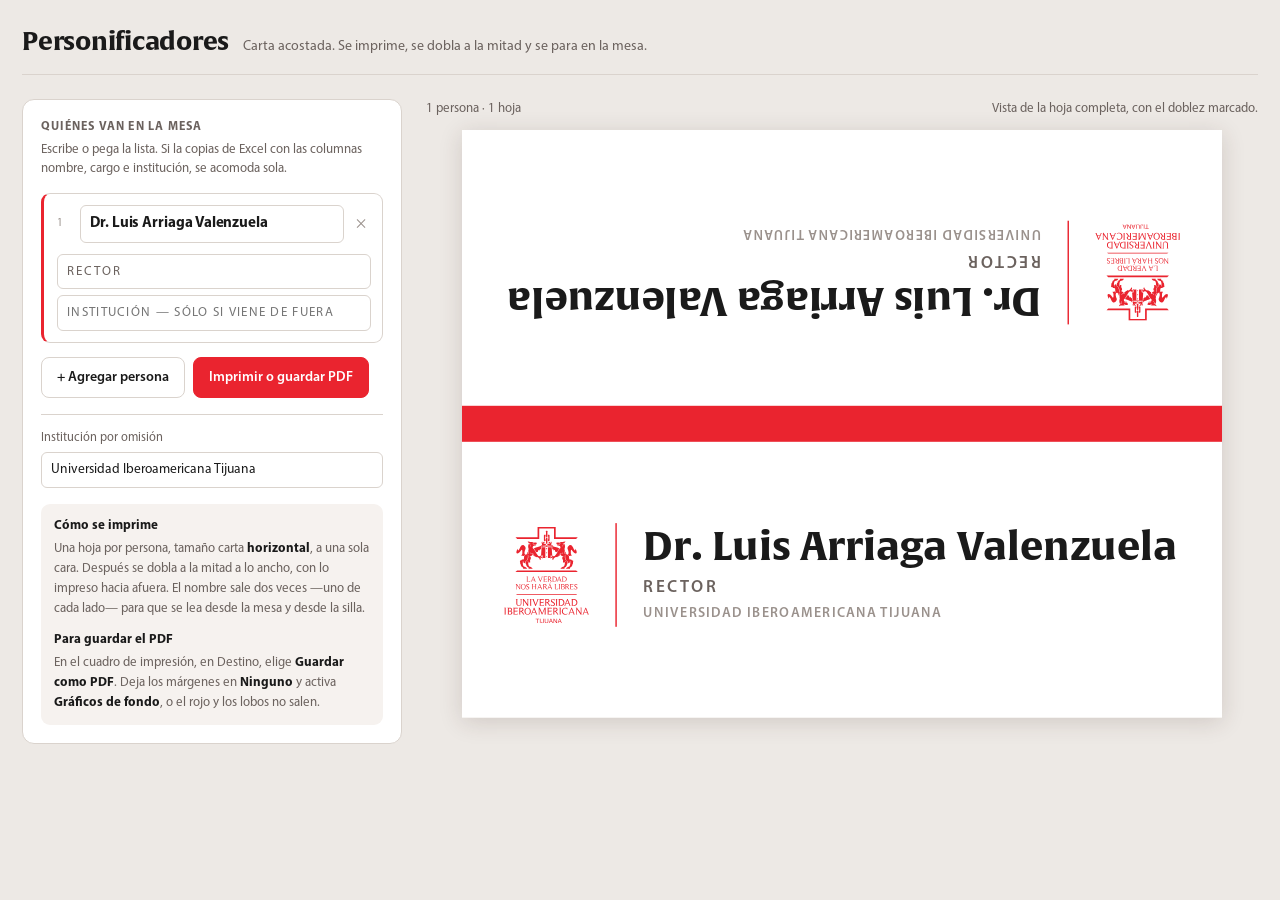
<file: web/herramientas/personificadores.html>
<!doctype html>
<html lang="es">
<head>
<meta charset="utf-8">
<meta name="viewport" content="width=device-width, initial-scale=1">
<title>Personificadores · IBERO Tijuana</title>
<link rel="icon" href="data:image/svg+xml,%3Csvg xmlns='http://www.w3.org/2000/svg' width='32' height='32' viewBox='0 0 32 32'%3E%3Crect width='32' height='32' rx='7' fill='%23E00034'/%3E%3Cpath d='M9 9 H23 L27 25 H5 Z' fill='%23fff'/%3E%3Crect x='9' y='9' width='14' height='3' rx='1' fill='%23231F20'/%3E%3Crect x='10' y='17' width='12' height='3' rx='1' fill='%23E00034'/%3E%3C/svg%3E">
<style>
/* ══════════════════════════════════════════════════════════
   PERSONIFICADORES · IBERO Tijuana
   Diseño y Medios

   QUE ES
   La tarjeta que se para en la mesa con el nombre de quien se
   sienta ahi.

   LA HOJA VA ACOSTADA
   Carta HORIZONTAL: 11 x 8.5 pulgadas. Se dobla a la mitad a lo
   ancho y queda una tienda de 11 x 4.25. Esa proporcion larga y
   baja es la que hace que un nombre entero quepa en un solo
   renglon y se lea desde el otro lado del salon.

   POR QUE LA MITAD DE ARRIBA VA DE CABEZA
   Al doblar la hoja hacia afuera, la mitad de arriba se voltea y
   cuelga del otro lado. Si se imprimiera derecha, ese lado se
   leeria al reves. Por eso el mismo contenido va dos veces: abajo
   derecho, arriba girado 180 grados. Asi ambas caras nacen con su
   borde superior pegado al doblez.

   EL ESCUDO
   Solo los lobos, en degradado gris. Se declara una vez y cada
   cara lo invoca; no se repite el dibujo entero por tarjeta.
   Como el escudo ya no trae el nombre de la universidad --eso lo
   dice la rubrica completa, que aqui no se usa-- el renglon de
   institucion vuelve a hacer falta y sale por omision.

   LAS FUENTES VAN ADENTRO
   Alverata y Myriad empotradas. Esto abre y se imprime igual sin
   internet, y sin que la computadora las tenga instaladas.
   ══════════════════════════════════════════════════════════ */

@font-face{font-family:'Alverata';src:url([data-uri]) format('woff2');font-weight:400;font-style:normal;font-display:block}
@font-face{font-family:'Alverata';src:url([data-uri]) format('woff2');font-weight:700;font-style:normal;font-display:block}
@font-face{font-family:'MyriadIbero';src:url([data-uri]) format('woff2');font-weight:400;font-style:normal;font-display:block}
@font-face{font-family:'MyriadIbero';src:url([data-uri]) format('woff2');font-weight:600;font-style:normal;font-display:block}
@font-face{font-family:'MyriadIbero';src:url([data-uri]) format('woff2');font-weight:700;font-style:normal;font-display:block}

:root {
  --rojo:    #ea242f;
  --tinta:   #1A1A1A;
  --gris:    #6B625E;
  --gris-cl: #9A918C;
  --papel:   #FFFFFF;
  --fondo:   #EDE9E5;
  --linea:   #DAD3CD;
}

* { box-sizing: border-box; }

body {
  margin: 0; background: var(--fondo); color: var(--tinta);
  font-family: 'MyriadIbero', 'Segoe UI', sans-serif;
  font-size: 15px; line-height: 1.5;
}

/* ══ El taller ══════════════════════════════════════════════ */

.taller {
  display: grid; grid-template-columns: minmax(320px, 380px) minmax(0, 1fr);
  gap: 24px; align-items: start; padding: 22px;
  max-width: 1600px; margin: 0 auto;
}

.encabezado {
  grid-column: 1 / -1;
  display: flex; align-items: baseline; gap: 14px; flex-wrap: wrap;
  padding-bottom: 14px; border-bottom: 1px solid var(--linea);
}
.encabezado h1 {
  margin: 0; font-family: 'Alverata', Georgia, serif;
  font-size: 25px; font-weight: 700; letter-spacing: -.01em;
}
.encabezado p { margin: 0; color: var(--gris); font-size: 14px; }

.panel {
  background: var(--papel); border: 1px solid var(--linea);
  border-radius: 12px; padding: 18px; position: sticky; top: 22px;
}
.panel h2 {
  margin: 0 0 4px; font-size: 12px; text-transform: uppercase;
  letter-spacing: .1em; color: var(--gris);
}
.panel .pista { margin: 0 0 14px; font-size: 13px; color: var(--gris); }

.gente { display: grid; gap: 10px; }
.persona {
  display: grid; gap: 6px; padding: 11px 11px 11px 13px;
  border: 1px solid var(--linea); border-left: 3px solid var(--linea);
  border-radius: 9px; background: #FCFAF9; cursor: pointer;
}
.persona.viendo { border-left-color: var(--rojo); background: #FFF; }
.persona-fila { display: flex; gap: 7px; align-items: center; }
.persona-num {
  font-size: 11px; color: var(--gris-cl); min-width: 16px;
  font-variant-numeric: tabular-nums;
}

input[type=text] {
  width: 100%; padding: 7px 9px; border: 1px solid var(--linea);
  border-radius: 6px; font: inherit; color: var(--tinta); background: #FFF;
}
input[type=text]:focus { outline: 2px solid var(--rojo); outline-offset: -1px; }
input.nombre { font-weight: 700; }
input.cargo, input.sede { font-size: 13px; color: var(--gris); }

.quitar {
  border: 0; background: none; color: var(--gris-cl); font-size: 17px;
  line-height: 1; cursor: pointer; padding: 2px 5px; border-radius: 5px; flex: none;
}
.quitar:hover { color: var(--rojo); background: #FBECEC; }

.botones { display: flex; gap: 8px; flex-wrap: wrap; margin-top: 14px; }
button { font: inherit; cursor: pointer; }
.btn {
  padding: 9px 15px; border-radius: 8px; border: 1px solid var(--linea);
  background: #FFF; color: var(--tinta); font-weight: 600; font-size: 14px;
}
.btn:hover { border-color: var(--gris); }
.btn-rojo { background: var(--rojo); border-color: var(--rojo); color: #FFF; }
.btn-rojo:hover { background: #C81C26; border-color: #C81C26; }

.opciones {
  margin-top: 16px; padding-top: 14px; border-top: 1px solid var(--linea);
  display: grid; gap: 9px; font-size: 13.5px;
}
.opciones label { display: flex; gap: 8px; align-items: center; cursor: pointer; }
.opciones .campo { display: grid; gap: 4px; }
.opciones .campo span { color: var(--gris); font-size: 12.5px; }

.comollega {
  margin-top: 16px; padding: 12px 13px; border-radius: 9px;
  background: #F6F2EF; font-size: 13px; color: var(--gris); line-height: 1.55;
}
.comollega b { color: var(--tinta); }
.comollega .titulo {
  display: block; color: var(--tinta); font-weight: 700; margin: 10px 0 3px;
}
.comollega .titulo:first-child { margin-top: 0; }

/* ══ La hoja ════════════════════════════════════════════════
   Medidas en pulgadas: el destino es papel, no pantalla. */

.previa { display: grid; gap: 12px; justify-items: center; }
#hojas { display: grid; gap: 16px; justify-items: center; width: 100%; }
.previa-nota {
  justify-self: stretch; font-size: 13px; color: var(--gris);
  display: flex; justify-content: space-between; gap: 12px; flex-wrap: wrap;
}

/* transform: scale() ENCOGE lo que se ve, pero la hoja sigue
   ocupando sus once pulgadas en el diseño. Sin esta caja, en una
   laptop de 1366 aparecia barra de desplazamiento horizontal.
   La caja mide lo que de verdad se ve; la hoja se escala adentro
   desde la esquina y lo que sobra se recorta. */
.marco-hoja {
  width: calc(11in * var(--zoom, .62));
  height: calc(8.5in * var(--zoom, .62));
  overflow: hidden;
  box-shadow: 0 4px 22px rgba(60,40,30,.16);
}
.hoja {
  width: 11in; height: 8.5in;       /* CARTA ACOSTADA */
  background: var(--papel); position: relative;
  transform: scale(var(--zoom, .62));
  transform-origin: top left;
}

.cara {
  width: 11in; height: 4.25in;
  padding: .46in .6in .34in;
  position: relative; overflow: hidden;
  /* Dos columnas: la rubrica flotando a la izquierda y los datos a
     la derecha. La rubrica no se estira --su ancho lo pone su
     propia proporcion-- y el texto se queda con lo que sobra. */
  display: grid; grid-template-columns: auto auto minmax(0, 1fr);
  gap: .38in; align-items: center;
}
/* La de arriba cuelga del otro lado al doblar: va girada. */
.cara.reves { transform: rotate(180deg); }

/* UNA sola banda roja, centrada en la hoja: cae exactamente en el
   doblez, asi que al doblar queda un filo rojo en el lomo de la
   tienda. Va sobre .hoja y no dentro de las caras, porque es una
   sola y las cruza a las dos. */
.banda {
  position: absolute; left: 0; right: 0; top: 4.25in;
  height: .52in; transform: translateY(-50%);
  background: var(--rojo); z-index: 2;
}

.datos {
  display: grid; align-content: center; justify-items: start;
  gap: .09in; min-width: 0; text-align: left;
}

.nombre {
  font-family: 'Alverata', Georgia, serif; font-weight: 700;
  line-height: 1.05; letter-spacing: -.005em; color: var(--tinta);
  width: 100%;
  font-size: 40pt;    /* lo ajusta el JS; ver ajustarNombre() */
}

.cargo {
  font-family: 'MyriadIbero', sans-serif; font-weight: 600; font-size: 18pt;
  text-transform: uppercase; letter-spacing: .15em; color: var(--gris);
  line-height: 1.3; margin-top: .05in;
}
.sede {
  font-family: 'MyriadIbero', sans-serif; font-weight: 600; font-size: 14.5pt;
  text-transform: uppercase; letter-spacing: .1em; color: var(--gris-cl);
  line-height: 1.35;
}

/* La rubrica oficial completa, en su rojo, flotando a la
   izquierda.
   El ancho va ESCRITO y no en auto: un <svg> con viewBox y
   width:auto no siempre resuelve su proporcion --se estiraba a
   3.13in en vez de lo suyo-- y se comia el ancho del nombre.
   1.40 x 0.889 = 1.24, la proporcion real del archivo.

   Es una FIRMA, no el asunto de la tarjeta. Quien se sienta ahi
   es el asunto: la rubrica cede tamano para que el nombre lo
   tome. */
.rubrica { height: 1.4in; width: 1.24in; display: block; }

/* La raya que separa la firma de la persona.
   ALTO FIJO a proposito: si creciera con el texto, un nombre de un
   renglon y otro de dos darian rayas distintas, y en una mesa las
   tarjetas se ven juntas. Todas iguales o ninguna. */
.raya { width: .025in; height: 1.5in; background: var(--rojo); }

.oculto { position: absolute; width: 0; height: 0; overflow: hidden; }

/* La marca del doblez: guía de pantalla. Nunca se imprime. */
.doblez {
  position: absolute; left: 0; right: 0; top: 4.25in;
  border-top: 1px dashed #C3B9B2; pointer-events: none;
}
.doblez span {
  position: absolute; right: .12in; top: -.19in; font-size: 8.5pt;
  color: #B0A49C; letter-spacing: .1em; text-transform: uppercase;
  background: var(--papel); padding: 0 .06in;
}

.vacio {
  padding: 60px 24px; text-align: center; color: var(--gris);
  border: 1px dashed var(--linea); border-radius: 12px; background: #FFF;
}

/* ══ Impresión ══════════════════════════════════════════════ */
@media print {
  @page { size: letter landscape; margin: 0; }

  /* Sin esto el navegador "ahorra tinta" y el rojo sale lavado. */
  html, body {
    background: #FFF; -webkit-print-color-adjust: exact; print-color-adjust: exact;
  }
  .taller { display: block; padding: 0; max-width: none; }
  .encabezado, .panel, .previa-nota { display: none !important; }
  .previa { display: block; }
  .doblez { display: none; }   /* guia de pantalla; en papel no va */

  /* En papel no hay encogido ni marco: la hoja vale lo que mide. */
  .marco-hoja {
    width: auto; height: auto; overflow: visible; box-shadow: none;
    break-after: page; page-break-after: always;
  }
  .marco-hoja:last-child { break-after: auto; page-break-after: auto; }
  #hojas { display: block; gap: 0; }
  .hoja { transform: none; margin: 0; box-shadow: none; }
}

@media (max-width: 1080px) {
  .taller { grid-template-columns: 1fr; }
  .panel { position: static; }
}
</style>
</head>
<body>

<!-- La rubrica, UNA sola vez. Cada cara la invoca con <use>. -->
<svg class="oculto" aria-hidden="true" focusable="false">
  <defs>
    <symbol id="rubricaIbero" viewBox="0 0 1133.86 1275.59">
<defs>
<clipPath id="rubricaRecorte">
<path transform="matrix(1,0,0,-1,0,1275.59)" d="M0 1275.591H1133.858V0H0Z"/>
</clipPath>
</defs>
<g inkscape:groupmode="layer" inkscape:label="Layer 1">
<path transform="matrix(1,0,0,-1,421.2171,1214.6267)" d="M0 0V-7.074H19.805V-59.974H27.655V-7.074H47.545V0Z" fill="#ea242f"/>
<path transform="matrix(1,0,0,-1,0,1275.59)" d="M478.224 .989H486.136V60.962999H478.224Z" fill="#ea242f"/>
<g clip-path="url(#rubricaRecorte)">
<path transform="matrix(1,0,0,-1,496.0609,1257.5608)" d="M0 0 7.182 .958C7.364-3.622 8.224-6.759 9.774-8.429 11.311-10.139 13.427-10.999 16.095-10.999 18.117-10.999 19.752-10.46 21.311-9.56 22.697-8.718 23.717-7.43 24.222-5.849 24.76-4.299 25.085-1.773 25.085 1.666V42.934H32.943V2.12C32.943-2.913 32.395-6.807 31.126-9.56 29.964-12.3 28.03-14.398 25.459-15.837 22.782-17.33 19.708-18.029 16.158-18.029 10.955-18.029 6.838-16.483 4.054-13.49 1.235-10.46-.075-5.944 0 0" fill="#ea242f"/>
<path transform="matrix(1,0,0,-1,581.3556,1214.6268)" d="M0 0H7.934V-34.641C7.934-40.663 7.267-45.394 5.859-48.985 4.514-52.493 2.129-55.47-1.483-57.64-5.055-59.857-9.755-60.963-15.506-60.963-21.119-60.963-25.698-59.974-29.28-58.081-32.88-56.125-35.374-53.341-36.912-49.693-38.493-45.954-39.223-40.997-39.223-34.641V0H-31.311V-34.6C-31.311-39.803-30.773-43.642-29.774-46.061-28.88-48.622-27.16-50.449-24.883-51.804-22.442-53.114-19.569-53.813-16.193-53.813-10.356-53.813-6.249-52.493-3.723-49.844-1.269-47.176 0-42.147 0-34.6Z" fill="#ea242f"/>
<path transform="matrix(1,0,0,-1,613.1805,1249.9574)" d="M0 0H20.407L14.095 16.577C12.183 21.654 10.785 25.781 9.849 29.028 9.03 25.236 8.045 21.396 6.643 17.534ZM-17.33-24.643 5.764 35.331H14.366L38.858-24.643H29.825L22.795-6.463H-2.268L-8.816-24.643Z" fill="#ea242f"/>
<path transform="matrix(1,0,0,-1,658.2847,1274.6007)" d="M0 0V59.974H8.095L39.599 12.848V59.974H47.211V0H39.126L7.657 47.176V0Z" fill="#ea242f"/>
<path transform="matrix(1,0,0,-1,729.5695,1249.9574)" d="M0 0H20.363L14.073 16.577C12.183 21.654 10.718 25.781 9.818 29.028 9.052 25.236 8.01 21.396 6.548 17.534ZM-17.32-24.643 5.755 35.331H14.183L38.792-24.643H29.793L22.782-6.463H-2.29L-8.895-24.643Z" fill="#ea242f"/>
<path transform="matrix(1,0,0,-1,218.3116,958.08688)" d="M0 0H2.642C4.358 0 5.424-.603 5.887-1.854 6.49-3.293 6.768-5.935 6.768-9.783V-56.843C6.768-64.261 4.684-70.103 .603-74.277-3.478-78.405-9.272-80.489-16.598-80.489-32.038-80.489-39.456-72.237-39.456-55.314V-5.704C-39.456-2.875-39.086-1.624-38.716-1.066-38.205-.185-36.674 0-35.516 0H-33.011V2.642H-58.559V0H-55.917C-54.248 0-53.18-.37-52.717-1.113-52.207-1.854-51.929-3.43-51.929-5.704V-55.036C-51.929-65.652-48.961-73.954-43.119-79.701-37.325-85.451-28.978-88.373-18.315-88.373-7.651-88.373 .648-85.498 6.49-79.748 12.332-74.091 15.3-65.84 15.3-55.314V-9.783C15.3-5.935 15.532-3.293 16.135-1.854 16.598-.603 17.664 0 19.428 0H22.023V2.642H0Z" fill="#ea242f"/>
<path transform="matrix(1,0,0,-1,307.5651,958.08688)" d="M0 0H2.92C4.681 0 5.795-.558 6.258-1.669 6.768-3.015 7.046-5.424 7.046-8.995V-66.858C-.928-54.989-8.672-43.677-15.998-33.199-24.204-21.607-32.363-9.69-40.385 2.317L-40.57 2.642H-58.792V0H-56.567C-55.824 0-55.269-.047-54.851-.185-54.526-.278-54.201-.603-53.878-1.113L-51.791-4.961V-75.437C-51.791-78.82-52.069-81.232-52.624-82.483-53.09-83.597-54.248-84.107-56.01-84.107H-58.792V-86.797H-36.491V-84.107H-39.134C-40.848-84.107-41.916-83.597-42.379-82.438-42.934-81.185-43.259-78.82-43.259-75.437V-14.234L7.696-87.167 7.881-87.445H15.577V-8.995C15.577-5.424 15.855-2.967 16.413-1.669 16.876-.558 17.989 0 19.703 0H22.485V2.642H0Z" fill="#ea242f"/>
<path transform="matrix(1,0,0,-1,342.9859,958.08688)" d="M0 0H2.737C4.639 0 5.842-.37 6.307-1.066 6.585-1.624 7.003-2.875 7.003-5.704V-78.405C7.003-81.277 6.585-82.531 6.307-83.086 5.842-83.782 4.639-84.107 2.737-84.107H0V-86.797H26.569V-84.107H23.786C21.932-84.107 20.726-83.782 20.264-83.086 19.938-82.531 19.568-81.277 19.568-78.405V-5.704C19.568-2.83 19.938-1.624 20.264-1.066 20.726-.37 21.932 0 23.786 0H26.569V2.642H0Z" fill="#ea242f"/>
<path transform="matrix(1,0,0,-1,441.6519,958.04177)" d="M0 0 .648-.045C2.457-.093 4.684-.415 5.054-1.669L5.192-2.782C5.192-3.801 4.914-5.054 4.358-6.398L-19.52-68.805-45.391-3.615-45.624-3.06C-45.669-2.827-45.761-2.687-45.761-2.55-45.809-2.272-45.902-2.087-45.902-1.854-45.902-1.529-45.761-1.204-45.624-.926-45.346-.648-44.418-.045-41.08-.045H-40.385V2.597H-64.819V0L-64.169-.045C-62.592-.138-61.386-.603-60.413-1.436-59.44-2.317-58.652-3.57-57.956-5.239L-24.387-87.305-24.249-87.767H-17.989L14.049-4.959C14.744-3.153 15.44-1.854 16.228-1.111 16.969-.415 18.037-.045 19.428-.045H20.076V2.597H0Z" fill="#ea242f"/>
<path transform="matrix(1,0,0,-1,530.7178,1028.4703)" d="M0 0C-.833-1.947-1.761-3.475-2.642-4.544-3.523-5.702-4.589-6.583-5.702-7.231-6.861-7.881-8.159-8.299-9.595-8.484-11.034-8.715-12.75-8.81-14.882-8.81H-36.302C-38.806-8.81-40.475-8.715-41.263-8.529-41.496-8.437-42.051-8.299-42.051-7.046V26.243H-16.32C-14.742 26.243-13.398 26.151-12.332 25.966-11.312 25.733-10.664 25.41-10.153 24.992-9.735 24.574-9.365 24.019-9.132 23.231-8.902 22.443-8.715 21.374-8.529 20.076L-8.437 19.475H-5.469V40.477H-8.437L-8.529 39.874C-8.762 37.51-9.318 35.888-10.153 35.145-10.756 34.59-12.285 33.987-16.32 33.987H-42.051V63.103C-42.051 64.726-41.913 65.189-41.913 65.189-41.913 65.189-41.543 65.422-39.872 65.422H-13.538C-10.801 65.422-8.669 65.144-7.186 64.541-5.702 63.938-4.681 62.037-4.171 58.839L-4.126 58.236H-1.018L-1.204 73.026H-60.551V70.383H-58.049C-56.565 70.383-55.589 70.013-55.174 69.318-54.849 68.76-54.431 67.509-54.431 64.679V-8.021C-54.431-10.894-54.849-12.147-55.174-12.703-55.589-13.398-56.565-13.723-58.049-13.723H-60.551V-16.413H0L3.525 .418H.14Z" fill="#ea242f"/>
<path transform="matrix(1,0,0,-1,561.6899,964.71719)" d="M0 0C.743 .833 1.716 1.299 2.967 1.484 4.451 1.669 6.585 1.761 9.32 1.761 16.275 1.761 21.56 .51 25.085-1.901 28.515-4.313 30.232-8.207 30.232-13.401 30.232-19.473 28.097-23.879 23.786-26.891 19.38-29.906 13.261-31.483 5.519-31.483H0ZM51.281-75.715C50.03-74.369 48.869-72.748 47.896-70.891 46.83-68.9 45.764-66.766 44.743-64.541 43.63-62.177 42.286-60.043 40.848-58.141 39.086-55.869 37.465-53.783 36.026-51.884 34.542-49.982 33.199-48.266 31.945-46.83 30.787-45.299 29.211-43.677 27.172-41.636 25.503-40.014 23.601-38.298 21.515-36.351 28.47-35.191 33.754-32.781 37.325-29.118 41.128-25.177 43.027-20.309 43.027-14.699 43.027-6.863 40.34-.836 35.145 3.2 29.906 7.233 22.535 9.272 13.215 9.272H-18.545V6.63H-16.04C-14.557 6.63-13.631 6.26-13.168 5.564-12.843 5.007-12.425 3.755-12.425 .926V-71.775C-12.425-74.647-12.843-75.9-13.168-76.456-13.631-77.151-14.557-77.477-16.04-77.477H-18.545V-80.166H6.493V-77.477H3.988C2.227-77.477 1.161-77.151 .743-76.456 .373-75.9 0-74.647 0-71.775V-39.039L7.141-38.946C12.798-43.119 16.878-46.782 19.335-49.75 20.634-51.326 22.44-53.553 24.807-56.472 27.124-59.44 29.351-62.592 31.39-65.792 32.133-67.091 32.966-68.575 33.894-70.196 34.913-71.96 35.701-73.581 36.304-74.787 36.862-75.993 37.557-77.384 38.391-79.005L38.948-80.166H55.964V-77.477H55.269C53.693-77.477 52.394-76.966 51.281-75.715" fill="#ea242f"/>
<path transform="matrix(1,0,0,-1,671.5298,1006.26028)" d="M0 0C-1.947 2.317-4.358 4.404-7.048 6.353-9.553 8.021-12.425 9.828-15.718 11.499L-15.672 11.592C-21.375 14.652-26.336 17.849-30.417 21.004-34.45 24.294-36.489 27.82-36.489 31.575-36.489 35.331-35.145 38.483-32.503 40.94-29.814 43.397-26.336 44.648-22.118 44.648-16.228 44.648-11.499 43.259-8.021 40.57-4.499 37.833-2.087 34.402-.743 30.414L-.603 29.906 2.55 30.091 .788 51.093H-1.854L-1.947 50.49C-2.039 50.167-2.179 49.75-2.457 49.239-2.55 49.099-2.735 48.684-3.71 48.591-4.499 48.776-5.517 49.054-6.77 49.424L-11.359 50.77C-14.792 51.929-18.455 52.532-22.255 52.532-29.396 52.532-35.516 50.26-40.385 45.947-45.346 41.496-47.896 36.164-47.896 30.091-47.896 23.321-45.624 17.804-41.173 13.586-38.994 11.544-36.489 9.643-33.847 7.881-31.157 6.072-28.19 4.266-25.037 2.55-22.255 1.066-19.751-.37-17.619-1.901-15.487-3.338-13.538-4.821-11.732-6.305-8.347-9.227-6.678-12.983-6.678-17.804-6.678-19.938-7.093-21.977-7.929-23.739-8.81-25.548-10.015-27.169-11.499-28.56-12.983-29.859-14.792-30.972-16.783-31.715-18.825-32.456-21.097-32.826-23.554-32.826-26.474-32.826-29.211-32.408-31.668-31.575-34.08-30.74-36.351-29.581-38.343-28.145-40.385-26.754-42.146-25.085-43.63-23.183-45.066-21.282-46.319-19.243-47.245-17.109L-47.57-16.413-49.89-17.804-47.57-38.483H-44.696V-37.835C-44.696-37.695-44.651-37.37-44.325-36.814-44.233-36.537-44-36.259-43.212-36.166-42.379-36.396-41.31-36.722-40.059-37.047L-39.827-37.092C-38.483-37.51-36.767-37.973-34.728-38.623-30.832-39.642-26.754-40.199-22.626-40.199-14.699-40.199-7.929-37.835-2.55-33.291 3.06-28.653 5.935-22.906 5.935-16.088 5.935-12.89 5.424-9.968 4.404-7.326 3.478-4.684 1.947-2.179 0 0" fill="#ea242f"/>
<path transform="matrix(1,0,0,-1,685.5785,958.08688)" d="M0 0H2.735C4.636 0 5.842-.37 6.26-1.066 6.583-1.624 7.048-2.875 7.048-5.704V-78.405C7.048-81.277 6.583-82.531 6.26-83.086 5.842-83.782 4.636-84.107 2.735-84.107H0V-86.797H26.614V-84.107H23.831C21.93-84.107 20.724-83.782 20.309-83.086 19.798-82.298 19.566-80.769 19.566-78.405V-5.704C19.566-2.83 19.983-1.624 20.309-1.066 20.724-.37 21.93 0 23.831 0H26.614V2.642H0Z" fill="#ea242f"/>
<path transform="matrix(1,0,0,-1,741.3079,964.90237)" d="M0 0C.836 .648 1.856 1.111 3.015 1.436 4.313 1.807 6.167 1.947 8.579 1.947 21.422 1.947 31.39-1.206 38.113-7.466 44.928-13.726 48.313-22.998 48.313-35.053 48.313-47.57 44.836-57.03 37.928-63.15 30.927-69.363 20.541-72.515 7.003-72.515 4.776-72.515 3.155-72.33 1.994-71.96 1.021-71.634 .325-70.986 0-69.826ZM48.453-2.227C40.014 5.517 27.82 9.458 12.057 9.458H-18.777V6.815H-16.273C-14.649 6.815-13.583 6.445-13.166 5.75-12.703 5.007-12.425 3.43-12.425 1.111V-71.589C-12.425-73.954-12.703-75.53-13.166-76.271-13.583-76.966-14.649-77.291-16.273-77.291H-18.777V-79.981H11.036C26.383-79.981 38.668-76.086 47.525-68.389 56.567-60.646 61.111-49.564 61.111-35.471 61.111-21.189 56.89-10.015 48.453-2.227" fill="#ea242f"/>
<path transform="matrix(1,0,0,-1,857.1276,1010.61868)" d="M0 0H-32.361L-16.18 39.919ZM26.476-30.787C26.058-30.554 25.177-29.906 24.019-27.727L-10.616 55.684-10.801 56.055H-17.572L-51.046-24.342C-51.929-26.429-53.04-28.097-54.386-29.488-55.729-30.787-57.168-31.435-58.929-31.575L-59.532-31.713V-34.265H-38.668V-31.575H-39.364C-41.263-31.575-42.561-31.205-43.305-30.509-43.49-30.277-43.582-29.906-43.582-29.303-43.582-28.515-43.257-27.217-42.609-25.5L-35.513-7.696H2.737L10.618-27.124C11.081-28.097 11.269-28.933 11.081-29.674 11.081-30.184 10.989-30.554 10.804-30.694 10.108-31.297 8.764-31.575 6.863-31.575H6.167V-34.265H29.628V-31.713L29.073-31.62C28.097-31.435 27.264-31.157 26.476-30.787" fill="#ea242f"/>
<path transform="matrix(1,0,0,-1,912.952,964.90237)" d="M0 0C.881 .603 1.901 1.111 3.06 1.436 4.358 1.807 6.167 1.947 8.577 1.947 21.422 1.947 31.435-1.206 38.158-7.466 44.928-13.726 48.358-22.998 48.358-35.053 48.358-47.57 44.836-57.03 37.928-63.15 30.925-69.363 20.586-72.515 7.048-72.515 4.821-72.515 3.107-72.33 2.039-71.96 1.066-71.634 .418-70.986 0-69.826ZM48.451-2.227C40.107 5.517 27.82 9.458 12.102 9.458H-18.777V6.815H-16.273C-14.604 6.815-13.586 6.445-13.121 5.75-12.798 5.192-12.38 3.941-12.38 1.111V-71.589C-12.38-74.462-12.798-75.715-13.121-76.271-13.586-76.966-14.604-77.291-16.273-77.291H-18.777V-79.981H11.036C26.428-79.981 38.668-76.086 47.525-68.389 56.565-60.646 61.201-49.564 61.201-35.471 61.201-21.189 56.89-10.063 48.451-2.227" fill="#ea242f"/>
<path transform="matrix(1,0,0,-1,5.2171,1073.9541)" d="M0 0H2.782C4.636 0 5.842-.37 6.307-1.018 6.63-1.576 7.048-2.875 7.048-5.702V-78.45C7.048-81.232 6.63-82.483 6.307-83.086 5.842-83.782 4.636-84.152 2.782-84.152H0V-86.749H26.614V-84.152H23.831C21.932-84.152 20.726-83.782 20.356-83.086 19.983-82.483 19.566-81.232 19.566-78.45V-5.702C19.566-2.875 19.983-1.576 20.309-1.018 20.726-.37 21.977 0 23.831 0H26.614V2.645H0Z" fill="#ea242f"/>
<path transform="matrix(1,0,0,-1,66.9762,1118.0468)" d="M0 0H5.887C15.207 0 22.348-1.436 26.984-4.266 31.62-7.093 33.847-11.544 33.847-17.944 33.847-23.739 31.898-27.957 27.772-30.832 23.691-33.754 17.664-35.238 9.968-35.238 5.564-35.238 3.523-34.913 2.597-34.68 1.436-34.402 .555-33.754 0-32.734ZM26.243 11.822C22.858 9.18 18.082 7.836 11.915 7.836H.093V37.88C.833 38.668 1.809 39.086 3.107 39.131 4.636 39.271 7.048 39.271 10.246 39.271 16.831 39.271 22.023 37.928 25.685 35.283 29.303 32.734 31.11 28.745 31.11 23.554 31.11 18.315 29.441 14.419 26.243 11.822M28.375 4.218C33.289 5.657 36.999 7.836 39.271 10.664 42.053 13.956 43.445 18.267 43.445 23.414 43.445 31.297 40.615 37.232 35.098 41.033 29.626 44.836 21.745 46.737 11.684 46.737H-19.613V44.093H-16.831C-15.022 44.093-13.816 43.722-13.308 43.027-12.705 42.239-12.425 40.662-12.425 38.391V-34.357C-12.425-37.139-12.843-38.391-13.213-38.946-13.723-39.689-14.884-40.059-16.691-40.059H-19.473V-42.656H14.374C24.342-42.656 32.363-40.477 38.25-36.211 44.185-31.805 47.2-25.593 47.2-17.664 47.2-12.102 45.344-7.186 41.636-3.153 38.436 .278 33.985 2.735 28.375 4.218" fill="#ea242f"/>
<path transform="matrix(1,0,0,-1,184.187,1144.29)" d="M0 0C-.881-1.994-1.716-3.478-2.642-4.589-3.57-5.702-4.544-6.538-5.702-7.233-6.815-7.881-8.114-8.299-9.553-8.529-11.081-8.717-12.798-8.809-14.837-8.809H-36.351C-39.411-8.809-40.662-8.669-41.218-8.529-41.498-8.484-42.053-8.344-42.053-7.046V26.243H-16.275C-14.697 26.243-13.401 26.103-12.332 25.918-11.359 25.733-10.664 25.408-10.201 24.992-9.69 24.575-9.365 23.972-9.135 23.229-8.95 22.395-8.669 21.329-8.532 20.031L-8.439 19.428H-5.472V40.477H-8.439L-8.532 39.874C-8.762 37.465-9.32 35.888-10.201 35.098-10.756 34.59-12.287 33.939-16.275 33.939H-42.053V63.103C-42.053 64.726-41.868 65.144-41.913 65.144-41.868 65.189-41.498 65.375-39.874 65.375H-13.586C-10.756 65.375-8.624 65.097-7.186 64.494-5.702 63.938-4.684 62.037-4.218 58.837L-4.126 58.281H-1.066L-1.206 72.98H-60.598V70.336H-58.049C-56.613 70.336-55.639 69.966-55.174 69.318-54.851 68.76-54.478 67.461-54.478 64.634V-8.114C-54.478-10.941-54.851-12.192-55.174-12.75-55.639-13.446-56.613-13.816-58.049-13.816H-60.598V-16.413H0L3.57 .418H.14Z" fill="#ea242f"/>
<path transform="matrix(1,0,0,-1,217.7561,1080.5844)" d="M0 0C.741 .788 1.714 1.299 3.012 1.531 4.451 1.669 6.583 1.809 9.318 1.809 16.226 1.809 21.56 .558 25.083-1.901 28.56-4.358 30.229-8.114 30.229-13.398 30.229-19.426 28.142-23.831 23.784-26.891 19.38-29.904 13.258-31.435 5.517-31.435H0ZM51.278-75.668C50.072-74.414 48.961-72.793 47.893-70.844 46.827-68.805 45.761-66.673 44.696-64.539 43.627-62.222 42.284-59.995 40.848-58.094 39.039-55.822 37.462-53.783 36.024-51.881 34.54-49.98 33.196-48.266 31.945-46.782 30.785-45.344 29.208-43.675 27.169-41.636 25.638-40.197 23.831-38.436 21.512-36.304 28.468-35.191 33.752-32.734 37.322-29.071 41.125-25.13 43.027-20.306 43.027-14.697 43.027-6.861 40.337-.881 35.098 3.245 29.904 7.233 22.533 9.275 13.213 9.275H-18.547V6.63H-16.043C-14.559 6.63-13.586 6.26-13.168 5.612-12.845 5.054-12.427 3.755-12.427 .928V-71.82C-12.427-74.647-12.845-75.898-13.168-76.456-13.586-77.151-14.559-77.522-16.043-77.522H-18.547V-80.119H6.49V-77.522H3.986C2.317-77.522 1.158-77.151 .741-76.456 .23-75.62 0-74.091 0-71.82V-38.994L7.138-38.899C12.795-43.119 16.876-46.782 19.333-49.702 20.631-51.278 22.485-53.55 24.805-56.472 27.122-59.44 29.301-62.545 31.388-65.792 32.176-67.088 33.011-68.572 33.892-70.196 34.82-71.82 35.608-73.396 36.256-74.74 36.997-76.178 37.788-77.847 38.761-79.746L38.946-80.119H55.915V-77.522H55.219C53.69-77.522 52.392-76.919 51.278-75.668" fill="#ea242f"/>
<path transform="matrix(1,0,0,-1,316.1871,1154.9536)" d="M0 0C-8.81 0-15.903 3.57-21.002 10.618-26.196 17.897-28.838 27.357-28.838 38.853-28.838 50.538-26.196 60.043-21.002 67.091-15.903 74.277-8.81 77.847 0 77.847 8.764 77.847 15.765 74.277 20.912 67.091 26.198 59.858 28.84 50.4 28.84 38.853 28.84 27.449 26.198 17.944 20.959 10.663 15.718 3.57 8.672 0 0 0M30.324 72.375C22.673 80.954 12.427 85.358 0 85.358-12.518 85.358-22.763 80.954-30.414 72.375-38.018 63.798-41.913 52.532-41.913 38.853-41.913 25.223-38.018 14.004-30.414 5.472-22.763-3.012-12.518-7.371 0-7.371 12.427-7.371 22.673-3.012 30.324 5.472 38.02 14.004 41.961 25.223 41.961 38.853 41.961 52.624 38.02 63.891 30.324 72.375" fill="#ea242f"/>
<path transform="matrix(1,0,0,-1,415.7337,1126.4384)" d="M0 0H-32.316L-16.135 39.874ZM26.521-30.787C26.011-30.554 25.175-29.766 24.017-27.772L-10.571 55.637-10.711 56.055H-17.526L-51.001-24.342C-51.836-26.381-52.995-28.145-54.341-29.488-55.639-30.739-57.123-31.483-58.884-31.668H-59.487V-34.265H-38.623V-31.668H-39.271C-41.173-31.668-42.516-31.297-43.259-30.554-43.445-30.324-43.537-29.906-43.537-29.348-43.537-28.515-43.212-27.264-42.564-25.548L-35.468-7.744H2.827L10.711-27.124C11.126-28.097 11.314-28.978 11.126-29.721 11.126-30.044 11.081-30.554 10.849-30.739 10.153-31.342 8.762-31.668 6.863-31.668H6.167V-34.265H29.674V-31.715L29.118-31.668C28.142-31.483 27.262-31.205 26.521-30.787" fill="#ea242f"/>
<path transform="matrix(1,0,0,-1,509.1131,1142.3411)" d="M0 0-30.925 70.659-31.157 71.032H-52.532V68.387H-49.797C-47.941 68.387-46.782 68.017-46.319 67.369-45.949 66.766-45.484 65.512-45.484 62.685V-6.63C-45.484-10.989-45.994-13.075-46.364-14.004-46.83-15.162-47.988-15.765-49.797-15.765H-52.532V-18.362H-30.229V-15.765H-32.966C-34.635-15.765-35.656-15.162-36.119-14.004-36.722-12.612-36.999-10.156-36.999-6.63V55.267L-5.007-17.944-4.821-18.362H.51L32.641 56.888V-10.063C32.641-12.845 32.223-14.096 31.853-14.699 31.297-15.58 29.814-15.765 28.7-15.765H26.056V-18.362H51.326V-15.765H48.821C47.293-15.765 46.272-15.395 45.854-14.699 45.344-13.864 45.113-12.335 45.113-10.063V62.685C45.113 65.002 45.344 66.533 45.854 67.369 46.412 68.202 47.756 68.387 48.821 68.387H51.326V71.032H30.277Z" fill="#ea242f"/>
<path transform="matrix(1,0,0,-1,635.1334,1144.29)" d="M0 0C-.836-1.899-1.716-3.478-2.642-4.589-3.57-5.702-4.544-6.583-5.702-7.233-6.815-7.881-8.161-8.299-9.553-8.529-11.081-8.717-12.798-8.809-14.837-8.809H-36.351C-39.411-8.809-40.662-8.669-41.265-8.529-41.498-8.484-42.006-8.344-42.006-7.046V26.243H-16.275C-14.699 26.243-13.353 26.103-12.332 25.918-11.407 25.733-10.664 25.408-10.201 24.992-9.738 24.527-9.365 23.924-9.135 23.183-8.902 22.395-8.669 21.329-8.532 20.031L-8.439 19.428H-5.472V40.477H-8.484L-8.532 39.874C-8.764 37.465-9.32 35.888-10.201 35.098-10.756 34.59-12.332 33.939-16.275 33.939H-42.006V63.103C-42.006 64.726-41.913 65.144-41.913 65.144-41.913 65.189-41.543 65.375-39.827 65.375H-13.586C-10.756 65.375-8.624 65.097-7.186 64.494-5.702 63.938-4.684 62.037-4.218 58.837L-4.126 58.281H-1.066L-1.158 72.98H-60.553V70.336H-58.049C-57.03 70.336-55.732 70.151-55.221 69.318-54.851 68.76-54.433 67.461-54.433 64.634V-8.114C-54.433-10.941-54.851-12.192-55.221-12.75-55.732-13.631-57.03-13.816-58.049-13.816H-60.553V-16.413H0L3.523 .418H.185Z" fill="#ea242f"/>
<path transform="matrix(1,0,0,-1,668.7001,1080.5844)" d="M0 0C.696 .836 1.716 1.299 2.967 1.531 4.451 1.669 6.585 1.809 9.32 1.809 16.275 1.809 21.515 .558 25.037-1.901 28.563-4.358 30.277-8.114 30.277-13.398 30.277-19.426 28.097-23.831 23.786-26.891 19.383-29.904 13.261-31.435 5.564-31.435H0ZM51.281-75.668C50.03-74.369 48.916-72.745 47.943-70.844 46.69-68.62 45.671-66.533 44.743-64.539 43.63-62.222 42.286-59.995 40.85-58.094 39.226-56.007 37.788-54.108 36.351-52.347L35.981-51.881C34.497-49.98 33.151-48.266 31.948-46.782 30.787-45.299 29.166-43.63 27.172-41.636 25.595-40.104 23.739-38.391 21.515-36.304 28.423-35.191 33.802-32.734 37.325-29.071 41.128-25.13 43.074-20.306 43.074-14.697 43.074-6.861 40.385-.881 35.1 3.245 29.906 7.233 22.535 9.275 13.215 9.275H-18.545V6.63H-16.04C-14.557 6.63-13.583 6.26-13.166 5.612-12.843 5.054-12.425 3.755-12.425 .928V-71.82C-12.425-74.647-12.843-75.898-13.166-76.456-13.583-77.151-14.557-77.522-16.04-77.522H-18.545V-80.119H6.445V-77.522H3.988C2.274-77.522 1.161-77.151 .743-76.456 .418-75.898 0-74.602 0-71.82V-38.994L7.141-38.899C12.753-43.119 16.878-46.782 19.335-49.702 20.586-51.233 22.395-53.458 24.807-56.472 27.031-59.255 29.258-62.407 31.39-65.745 32.178-67.088 33.014-68.527 33.94-70.196 34.915-71.912 35.703-73.534 36.304-74.74 36.769-75.805 37.372-76.919 38.02-78.17L38.948-80.119H55.917V-77.522H55.269C53.693-77.522 52.394-76.919 51.281-75.668" fill="#ea242f"/>
<path transform="matrix(1,0,0,-1,733.3815,1073.9541)" d="M0 0H2.78C4.636 0 5.887-.37 6.305-1.018 6.63-1.576 7.046-2.875 7.046-5.702V-78.45C7.046-81.232 6.63-82.483 6.305-83.086 5.887-83.782 4.636-84.152 2.78-84.152H0V-86.749H26.614V-84.152H23.831C21.975-84.152 20.771-83.782 20.354-83.086 19.843-82.251 19.566-80.722 19.566-78.45V-5.702C19.566-3.385 19.843-1.854 20.354-1.018 20.771-.37 21.975 0 23.831 0H26.614V2.645H0Z" fill="#ea242f"/>
<path transform="matrix(1,0,0,-1,840.4368,1145.8663)" d="M0 0C-3.105-2.782-6.953-4.914-11.359-6.398-15.763-7.836-20.306-8.577-24.897-8.577-35.423-8.577-43.767-5.099-49.61 1.761-55.592 8.532-58.604 17.989-58.604 29.906-58.604 41.591-55.637 51.048-49.795 58.096-43.86 65.052-35.701 68.527-25.593 68.527-23.181 68.527-20.864 68.249-18.545 67.601-16.228 67.091-13.956 66.21-11.729 65.097-9.458 63.891-7.418 62.407-5.657 60.553-3.893 58.699-2.317 56.287-.926 53.32L-.696 52.81 1.809 53.46 .836 76.133H-1.807L-1.901 75.623C-2.087 74.88-2.457 74.184-2.967 73.443-3.385 72.84-3.848 72.515-4.311 72.515-5.147 72.793-6.305 73.073-7.696 73.443-9.04 73.814-10.756 74.184-13.213 74.694-17.526 75.715-22.208 76.271-27.169 76.271-40.104 76.271-50.956 71.867-59.347 63.195-67.691 54.386-71.912 43.212-71.912 29.766-71.912 15.858-67.832 4.499-59.765-3.848-51.696-12.192-40.707-16.458-27.169-16.458-21.375-16.458-15.95-15.577-11.034-13.909-6.165-12.24-1.529-9.55 2.737-5.842L3.06-5.562 .695 .65Z" fill="#ea242f"/>
<path transform="matrix(1,0,0,-1,912.304,1126.4384)" d="M0 0H-32.271L-16.135 39.874ZM26.521-30.787C26.056-30.554 25.175-29.766 24.062-27.772L-10.571 55.637-10.711 56.055H-17.481L-51.003-24.342C-51.884-26.429-53.042-28.145-54.341-29.488-55.639-30.739-57.123-31.483-58.884-31.668H-59.487V-34.265H-38.623V-31.668H-39.319C-41.173-31.668-42.516-31.297-43.259-30.509-43.445-30.324-43.537-29.906-43.537-29.348-43.537-28.515-43.212-27.264-42.564-25.548L-35.423-7.744H2.827L10.709-27.124C11.174-28.145 11.312-28.933 11.174-29.721 11.174-30.044 11.081-30.554 10.896-30.739 10.153-31.342 8.809-31.668 6.861-31.668H6.212V-34.265H29.719V-31.715L29.116-31.668C28.142-31.483 27.309-31.205 26.521-30.787" fill="#ea242f"/>
<path transform="matrix(1,0,0,-1,1011.9883,1073.9541)" d="M0 0H2.875C4.636 0 5.75-.555 6.167-1.621 6.723-2.967 7.001-5.424 7.001-8.947V-66.811C-.65-55.407-8.392-44.093-16.088-33.151-23.879-22.115-31.853-10.478-40.43 2.364L-40.617 2.645H-58.837V0H-56.612C-55.87 0-55.314-.045-54.896-.185-54.618-.23-54.293-.555-53.97-1.066L-51.836-4.961V-75.435C-51.836-78.773-52.114-81.137-52.672-82.483-53.18-83.549-54.293-84.152-56.102-84.152H-58.837V-86.749H-36.536V-84.152H-39.179C-40.895-84.152-41.961-83.549-42.471-82.436-42.982-81.137-43.305-78.773-43.305-75.435V-14.234L7.651-87.119 7.836-87.445H15.532V-8.947C15.532-5.377 15.81-2.967 16.366-1.669 16.876-.555 17.942 0 19.658 0H22.393V2.645H0Z" fill="#ea242f"/>
<path transform="matrix(1,0,0,-1,1098.9677,1126.4384)" d="M0 0H-32.316L-16.133 39.874ZM29.118-31.668C28.145-31.483 27.309-31.205 26.521-30.787 26.013-30.554 25.223-29.766 24.019-27.772L-10.571 55.637-10.709 56.055H-17.524L-50.953-24.342C-51.881-26.429-52.995-28.145-54.338-29.488-55.589-30.739-57.121-31.483-58.837-31.668H-59.485V-34.265H-38.621V-31.668H-39.269C-41.17-31.668-42.516-31.297-43.212-30.554-43.442-30.324-43.535-29.906-43.535-29.348-43.535-28.515-43.212-27.264-42.562-25.548L-35.421-7.744H2.83L10.711-27.124C11.176-28.145 11.314-28.933 11.176-29.721 11.176-30.044 11.081-30.554 10.896-30.739 10.155-31.342 8.764-31.668 6.91-31.668H6.167V-34.265H29.674V-31.715Z" fill="#ea242f"/>
<path transform="matrix(1,0,0,-1,979.6725,597.1822)" d="M0 0-22.535 21.792H-802.951L-825.437 0Z" fill="#ea242f"/>
<path transform="matrix(1,0,0,-1,687.1999,136.73072)" d="M0 0V136.731H-239.891L-240.261 0-531.666-.37-509.458-22.58H-217.683V114.243L-22.208 114.476-22.255-22.58H269.707L291.915-.37Z" fill="#ea242f"/>
<path transform="matrix(1,0,0,-1,537.3956,187.13074)" d="M0 0H5.75V-.093H15.95V23.323H10.941L10.618 23.646V60.09H15.95V83.459H11.126C10.849 83.459 10.571 83.551 10.246 83.551H0C-3.478 83.551-6.212 80.537-6.212 76.921V6.585C-6.212 2.922-3.478 0 0 0" fill="#ea242f"/>
<path transform="matrix(1,0,0,-1,594.0532,187.13074)" d="M0 0H5.75C9.18 0 11.917 2.922 11.917 6.585V76.921C11.917 80.537 9.18 83.551 5.75 83.551H-4.544C-4.821 83.551-5.147 83.459-5.424 83.459H-10.201V60.09H-4.869V23.646L-5.192 23.323H-10.201V-.093H0Z" fill="#ea242f"/>
<path transform="matrix(1,0,0,-1,564.1018,132.93006)" d="M0 0H8.299C11.081 0 13.353 2.922 13.353 6.538V76.921C13.353 80.584 11.081 83.551 8.299 83.551H0C-2.782 83.551-5.054 80.584-5.054 76.921V6.538C-5.054 2.922-2.782 0 0 0" fill="#ea242f"/>
<path transform="matrix(1,0,0,-1,564.1018,223.15454)" d="M0 0H8.299C11.081 0 13.353 2.967 13.353 6.583V76.919C13.353 80.582 11.081 83.549 8.299 83.549H0C-2.782 83.549-5.054 80.582-5.054 76.919V6.583C-5.054 2.967-2.782 0 0 0" fill="#ea242f"/>
<path transform="matrix(1,0,0,-1,638.934,248.51709)" d="M0 0H-137.89C-141.365 0-144.147-2.782-144.147-6.305-144.147-9.735-141.365-12.518-137.89-12.518H0C3.525-12.518 6.26-9.735 6.26-6.305 6.26-2.782 3.525 0 0 0M-64.354-147.162C-64.354-150.965-67.461-154.118-71.309-154.118-75.202-154.118-78.31-150.965-78.31-147.162-78.31-143.314-75.202-140.114-71.309-140.114-67.461-140.114-64.354-143.314-64.354-147.162M5.564-147.255C-2.875-137.054-15.392-137.612-15.392-137.612-14.789-127.411-6.861-121.754 13.541-135.943 33.939-150.084 50.956-120.641 66.766-93.982 82.671-67.369 93.009-45.669 108.589-34.265 114.524-29.999 109.792-15.207 106.224-7.093 103.257-.278 88.14-.278 84.617-.185 81.047 0 74.277 .325 74.277 .325 66.165 4.451 65.84 7.604 67.183 9.598 67.183 9.598 72.7 6.027 76.178 5.982 83.319 5.935 89.161 6.77 92.081 8.254 96.532 10.386 104.508 10.989 108.171 7.651 103.487 12.657 96.905 16.18 90.274 12.983 88.28 11.962 86.101 11.266 79.656 11.777 77.802 11.917 74.417 12.89 72.655 13.353 72.655 13.353 61.992 15.717 59.024 26.151 56.057 36.582 52.209 34.96 58.421 37.277 62.918 39.039 79.934 40.988 88.188 41.403 88.373 41.403 93.334 36.489 101.866 33.429 102.699 33.104 103.395 27.82 104.416 27.402 109.747 28.19 112.807 38.993 112.807 38.993 101.866 37.555 95.884 41.403 92.731 41.821 97.923 42.006 108.681 46.55 113.735 47.896 118.742 49.147 134.459 49.332 141.09 49.009 147.813 48.776 157.643 50.353 161.166 50.908 164.689 51.511 183.513 66.906 172.802 48.406 170.208 44 163.948 33.291 159.682 30.739 154.258 27.865 148.971 26.661 144.568 25.685 142.899 25.315 141.367 25.037 140.069 24.574 139.236 24.389 138.818 24.109 138.77 23.879 138.678 22.533 142.899 17.294 147.813 14.234L133.439-10.664H136.824C136.824-10.664 150.827 12.983 151.801 15.625 151.801 15.625 150.965 15.95 145.216 22.022 145.216 22.022 152.912 22.115 161.351 26.011 167.563 17.016 177.301-7.929 166.823-38.946 166.823-38.946 163.437-45.854 166.312-52.207L166.59-52.81C168.632-55.729 170.16-61.759 167.1-76.456 162.186-99.777 165.572-101.724 176.328-113.641L181.659-109.33C179.618-107.103 175.632-104.135 174.008-102.559 167.518-96.162 169.975-95.604 171.226-78.032 179.062-84.662 181.985-98.571 188.66-109.838 192.323-116.097 196.867-121.292 201.04-120.781 238.132-116.097 206.094-43.397 206.094-43.397 194.224-14.837 247.312 48.221 278.424-25.593 309.581-99.407 307.447-49.239 308.235-41.776 309.163-34.357 345.745-102.744 313.382-102.744 280.974-102.744 262.799-49.657 254.082-55.036 245.41-60.413 249.258-86.656 248.61-93.194 245.55-129.265 275.965-130.934 253.802-133.068 238.92-134.505 228.534-137.054 228.534-137.054 227.003-131.305 222.367-127.086 215.969-123.886L214.115-126.298C228.86-133.671 222.645-149.574 227.699-175.074 230.854-190.607 253.247-181.612 253.014-182.678 251.67-188.473 270.68-195.103 275.872-196.031 282.132-197.144 280.463-206.232 278.144-216.943 275.872-227.699 279.305-244.112 268.546-251.53 257.79-258.901 269.66-267.388 269.66-267.388 250.372-266.83 257.235-282.177 257.235-282.177 231.687-280.971 237.947-306.519 237.947-306.519L184.394-306.286C188.382-283.616 216.34-280.461 228.86-274.203 241.284-267.991 242.49-227.143 242.49-227.143L235.442-223.988C237.204-222.367 243.001-217.869 243.416-214.994 244.252-209.199 237.019-203.727 232.845-199.046 237.992-204.748 238.457-218.657 232.29-222.645 230.063-224.036 227.283-226.725 224.686-229.693H224.779C217.916-236.183 214.068-228.209 212.259-223.2L212.214-223.293C208.503-213.928 203.404-206.742 203.404-206.742 175.029-194.825 171.506-147.533 175.447-124.304L169.975-128.152C165.384-172.895 177.208-196.912 200.159-209.755 200.159-209.755 203.452-213.372 205.491-217.451L205.954-217.546C203.589-228.302 206.835-244.715 195.938-251.993 185.137-259.274 196.959-267.851 196.959-267.851 177.671-267.063 184.302-282.455 184.302-282.455 158.846-281.064 164.829-306.612 164.829-306.612L111.231-306.704C115.497-284.079 143.502-280.323 156.067-274.203 168.632-268.128 170.16-227.374 170.16-227.374L163.16-224.081 163.715-223.988C166.172-223.48 168.352-222.134 170.16-219.91 173.916-215.411 177.857-208.456 176.791-202.244L171.506-201.596C172.85-209.059 169.14-221.068 161.721-221.114 160.145-221.114 158.153-221.531 155.927-221.997L155.974-222.089C149.296-223.711 142.388-224.221 144.52-211.423H144.382C146.236-201.455 145.633-192.416 145.633-192.416 127.922-167.331 130.519-142.526 156.297-143.547 151.938-143.081 142.388-140.902 142.388-140.902 112.76-131.815 108.589-109.838 108.589-109.838 132.14-113.593 137.009-105.016 140.765-98.063 141.833-96.069 139.513-87.955 140.765-86.331 134.507-94.305 134.274-109.838 113.27-105.294 92.268-100.798 105.807-129.868 105.807-129.868 79.796-125.88 86.611-142.896 86.611-142.896 59.95-140.625 67.879-155.369 67.879-155.369 52.579-145.168 41.823-155.739 29.954-163.668 18.037-171.644 15.255-190.329 15.255-190.329-7.974-190.329 9.598-158.058 9.598-158.058 3.896-151.195-21.049-170.483-21.049-170.483-26.148-139.929 5.564-147.255 5.564-147.255M-123.934-170.483C-123.934-170.483-148.831-151.195-154.488-158.058-154.488-158.058-136.962-190.329-160.19-190.329-160.19-190.329-163.017-171.644-174.887-163.668-186.804-155.739-197.56-145.168-212.814-155.369-212.814-155.369-204.886-140.625-231.547-142.896-231.547-142.896-224.731-125.88-250.787-129.868-250.787-129.868-237.249-100.798-258.206-105.294-279.162-109.838-279.488-94.305-285.7-86.331-284.494-87.955-286.813-96.069-285.7-98.063-281.944-105.016-277.123-113.593-253.477-109.838-253.477-109.838-257.743-131.815-287.324-140.902-287.324-140.902-296.874-143.081-301.232-143.547-275.407-142.526-272.81-167.331-290.569-192.416-290.569-192.416-291.217-201.455-289.27-211.423H-289.503C-287.324-224.221-294.277-223.711-300.907-222.089L-300.862-221.997C-303.086-221.531-305.128-221.114-306.657-221.114-314.075-221.068-317.831-209.059-316.439-201.596L-321.679-202.244C-322.792-208.456-318.851-215.411-315.096-219.91-313.287-222.134-311.063-223.48-308.698-223.988L-308.095-224.081-315.096-227.374C-315.096-227.374-313.565-268.128-300.955-274.203-288.482-280.323-260.385-284.079-256.212-306.704L-309.717-306.612C-309.717-306.612-303.737-281.064-329.237-282.455-329.237-282.455-322.654-267.063-341.895-267.851-341.895-267.851-330.073-259.274-340.921-251.993-351.77-244.715-348.572-228.302-350.982-217.546L-350.426-217.451C-348.432-213.372-345.14-209.755-345.14-209.755-322.096-196.912-310.367-172.895-314.911-128.152L-320.428-124.304C-316.439-147.533-319.965-194.825-348.34-206.742-348.34-206.742-353.486-213.928-357.194-223.293L-357.242-223.2C-359.003-228.209-362.806-236.183-369.667-229.693H-369.622C-372.216-226.725-374.999-224.036-377.225-222.645-383.438-218.657-382.882-204.748-377.781-199.046-381.954-203.727-389.187-209.199-388.399-214.994-387.981-217.869-382.139-222.367-380.378-223.988L-387.426-227.143C-387.426-227.143-386.313-267.991-373.795-274.203-361.368-280.461-333.318-283.616-329.33-306.286L-382.882-306.519C-382.882-306.519-376.622-280.971-402.123-282.177-402.123-282.177-395.355-266.83-414.595-267.388-414.595-267.388-402.726-258.901-413.482-251.53-424.24-244.112-420.855-227.699-423.079-216.943-425.399-206.232-427.067-197.144-420.855-196.031-415.568-195.103-396.606-188.473-397.949-182.678-398.227-181.612-375.787-190.607-372.682-175.074-367.535-149.574-373.795-133.671-359.096-126.298L-360.905-123.886C-367.35-127.086-371.939-131.305-373.47-137.054-373.47-137.054-383.808-134.505-398.785-133.068-420.9-130.934-390.438-129.265-393.498-93.194-394.194-86.656-390.301-60.413-399.018-55.036-407.732-49.657-426.002-102.744-458.365-102.744-490.633-102.744-454.051-34.357-453.218-41.776-452.43-49.239-454.514-99.407-423.357-25.593-392.247 48.221-339.16-14.837-351.075-43.397-351.075-43.397-383.113-116.097-345.975-120.781-341.847-121.292-337.258-116.097-333.548-109.838-326.873-98.571-323.998-84.662-316.162-78.032-314.911-95.604-312.454-96.162-318.899-102.559-320.52-104.135-324.553-107.103-326.595-109.33L-321.263-113.641C-310.505-101.724-307.167-99.777-312.036-76.456-315.096-61.759-313.565-55.729-311.573-52.81L-311.248-52.207C-308.373-45.854-311.711-38.946-311.711-38.946-322.189-7.929-312.546 17.016-306.286 26.011-297.847 22.115-290.198 22.022-290.198 22.022-295.901 15.95-296.736 15.625-296.736 15.625-295.761 12.983-281.807-10.664-281.807-10.664H-278.374L-292.701 14.234C-287.879 17.294-283.568 22.533-283.753 23.879-283.753 24.109-284.171 24.389-285.004 24.574-286.35 25.037-287.879 25.315-289.503 25.685-293.907 26.661-299.193 27.865-304.617 30.739-308.883 33.291-315.141 44-317.738 48.406-328.401 66.906-309.672 51.511-306.101 50.908-302.578 50.353-292.701 48.776-286.07 49.009-279.44 49.332-263.723 49.147-258.668 47.896-253.662 46.55-242.858 42.006-237.667 41.821-240.819 41.403-246.799 37.555-257.743 38.993-257.743 38.993-254.635 28.19-249.351 27.402-248.33 27.82-247.682 33.104-246.754 33.429-238.27 36.489-233.308 41.403-233.123 41.403-224.824 40.988-207.901 39.039-203.357 37.277-197.19 34.96-201.038 36.582-203.96 26.151-206.927 15.717-217.543 13.353-217.543 13.353-219.352 12.89-222.782 11.917-224.591 11.777-230.989 11.266-233.168 11.962-235.21 12.983-241.84 16.18-248.423 12.657-253.106 7.651-249.444 10.989-241.515 10.386-237.016 8.254-234.096 6.77-228.254 5.935-221.161 5.982-217.683 6.027-212.119 9.598-212.119 9.598-210.775 7.604-211.098 4.451-219.212 .325-219.212 .325-225.982 0-229.553-.185-233.076-.278-248.238-.278-251.158-7.093-254.683-15.207-259.412-29.999-253.477-34.265-237.944-45.669-227.604-67.369-211.749-93.982-195.891-120.641-178.875-150.084-158.474-135.943-138.027-121.754-130.146-127.411-129.543-137.612-129.543-137.612-142.061-137.054-150.547-147.255-150.547-147.255-118.787-139.929-123.934-170.483M-89.159-155.324C-89.159-159.495-87.908-162.369-87.908-162.369H-117.859C-118.229-156.019-120.408-150.873-124.397-147.21-126.02-145.633-128.755-144.057-130.657-143.174-130.191-143.129-129.821-143.129-129.776-143.129-129.265-143.174-123.746-143.407-123.701-143.407L-124.026-137.287C-124.397-130.657-127.271-125.695-132.093-123.331-135.756-121.569-140.114-121.384-145.261-122.868L-139.278-35.191-137.147-28.05-143.592-27.309C-144.332-27.124-142.293-22.208-136.962-22.208H-88.093C-88.093-22.208-89.159-25.13-89.159-29.256ZM-18.963-147.21C-22.996-150.873-25.13-156.019-25.545-162.369H-55.497C-55.497-162.369-54.246-159.495-54.246-155.324V-29.256C-54.246-25.13-55.267-22.208-55.267-22.208H-6.443C-1.066-22.208 .928-27.124 .233-27.309L-6.212-28.05-4.126-35.191 1.856-122.868C-3.245-121.384-7.604-121.569-11.266-123.331-16.133-125.695-18.963-130.657-19.38-137.287L-19.658-143.407C-19.658-143.407-14.094-143.174-13.631-143.129-13.538-143.129-13.213-143.129-12.703-143.174-14.649-144.057-17.386-145.633-18.963-147.21M-64.354-39.224C-64.354-43.167-67.461-46.272-71.309-46.272-75.202-46.272-78.31-43.167-78.31-39.224-78.31-35.423-75.202-32.271-71.309-32.271-67.461-32.271-64.354-35.423-64.354-39.224M-64.354-93.194C-64.354-97.087-67.461-100.195-71.309-100.195-75.202-100.195-78.31-97.087-78.31-93.194-78.31-89.346-75.202-86.194-71.309-86.194-67.461-86.194-64.354-89.346-64.354-93.194M-241.652-35.979C-225.657-30.044-201.038-22.858-187.314-18.637-174.379-14.604-160.838-10.526-150.452-5.284-149.944 1.251-144.518 6.398-137.89 6.398H-135.57C-132.37 11.129-131.49 16.598-134.039 23.276-143.081 46.457-135.711 52.809-125.648 50.955-125.648 50.955-129.08 38.993-121.197 28.33-121.197 28.33-120.919 60.923-92.359 48.821-92.359 48.821-116.931 29.071-111.646 21.93-111.646 21.93-76.131 31.482-81.602 8.857-81.602 8.857-91.616 9.69-101.168 6.398H-42.239C-51.741 9.69-61.804 8.857-61.804 8.857-67.229 31.482-31.665 21.93-31.665 21.93-26.426 29.071-51.001 48.821-51.001 48.821-22.485 60.923-22.208 28.33-22.208 28.33-14.279 38.993-17.712 50.955-17.712 50.955-7.696 52.809-.323 46.457-9.272 23.276-11.822 16.598-11.034 11.129-7.789 6.398H0C7.048 6.398 12.753 .743 12.753-6.305 12.753-6.815 12.612-7.278 12.52-7.836 21.977-11.87 33.151-15.3 44.002-18.637 57.678-22.858 82.298-30.044 98.248-35.979 88.791-45.299 80.769-59.58 71.82-75.39 69.41-79.656 66.998-84.014 64.401-88.37H63.798C54.618-84.152 40.525-90.042 39.967-68.575 39.459-47.108 21.84-65.978 21.84-65.978 19.568-39.782 4.639-50.353 4.639-50.353 3.71-44.325 3.247-32.919 1.716-30.277H1.994L2.319-30.229 4.591-29.999 4.406-27.68 4.266-26.381C4.266-26.474 4.313-26.474 4.313-26.614L4.266-26.336V-26.381C4.221-23.321 2.087-20.632-1.251-18.918H-137.89C-139.001-18.918-140.114-18.732-141.18-18.452-144.983-20.121-147.58-22.996-147.625-26.381V-26.336L-147.673-26.614C-147.673-26.474-147.625-26.474-147.625-26.381L-147.765-27.68-147.95-29.999-145.678-30.229-145.353-30.277H-145.076C-146.652-32.919-147.115-44.325-147.95-50.353-147.95-50.353-162.925-39.782-165.197-65.978-165.197-65.978-182.816-47.108-183.373-68.575-183.884-90.042-197.978-84.152-207.157-88.37H-207.76C-210.31-84.014-212.814-79.656-215.226-75.39-224.128-59.58-232.195-45.299-241.652-35.979M-132.743-6.815C-132.743-10.016-130.564-12.61-127.874-12.61-125.185-12.61-123.005-10.016-123.005-6.815-123.005-3.57-125.185-.928-127.874-.928-130.564-.928-132.743-3.57-132.743-6.815M-12.192-.928C-14.882-.928-17.109-3.57-17.109-6.815-17.109-10.016-14.882-12.61-12.192-12.61-9.55-12.61-7.371-10.016-7.371-6.815-7.371-3.57-9.55-.928-12.192-.928M-64.306-6.815C-64.306-10.016-66.903-12.61-70.056-12.61-73.301-12.61-75.945-10.016-75.945-6.815-75.945-3.57-73.301-.928-70.056-.928-66.903-.928-64.306-3.57-64.306-6.815" fill="#ea242f"/>
<path transform="matrix(1,0,0,-1,314.7034,719.3069)" d="M0 0C0-.973 .373-1.531 1.021-1.716 1.716-1.854 3.015-1.949 5.009-1.949H19.798C23.646-1.949 26.569-1.531 28.563-.743 30.602 .138 32.363 2.317 33.802 5.795L35.145 5.469 32.318-6.815H-13.491V-5.797H-12.055C-10.664-5.797-9.735-5.472-9.272-4.729-8.855-4.033-8.622-2.737-8.622-.836V55.915C-8.622 57.816-8.855 59.115-9.272 59.858-9.735 60.553-10.664 60.876-12.055 60.876H-13.491V61.944H5.194V60.876H3.663C2.179 60.876 1.206 60.553 .743 59.858 .233 59.115 0 57.816 0 55.915Z" fill="#ea242f"/>
<path transform="matrix(1,0,0,-1,389.6756,667.33297)" d="M0 0-13.446-33.104H13.401ZM35.193-58.789H17.944V-57.771C19.568-57.771 20.726-57.491 21.422-56.983 21.7-56.703 21.792-56.287 21.792-55.729 21.932-55.126 21.792-54.386 21.422-53.505L15.117-38.065H-15.437L-21.142-52.299C-21.697-53.69-21.975-54.756-21.975-55.452-21.975-56.055-21.837-56.518-21.56-56.795-20.864-57.446-19.703-57.771-18.082-57.771V-58.789H-33.337V-57.771C-31.853-57.631-30.554-57.028-29.441-55.962-28.375-54.896-27.447-53.505-26.751-51.789L-.741 10.664H3.803L30.834-54.431C31.668-55.87 32.411-56.703 33.014-57.075 33.662-57.398 34.405-57.631 35.193-57.771Z" fill="#ea242f"/>
<path transform="matrix(1,0,0,-1,501.1392,657.36257)" d="M0 0H14.649V-1.068C13.398-1.068 12.47-1.391 11.774-1.994 11.081-2.645 10.478-3.71 9.968-5.194L-14.932-69.503H-19.058L-45.253-5.379C-45.856-4.081-46.504-3.015-47.293-2.227-48.128-1.531-49.194-1.113-50.585-1.068V0H-32.548V-1.068C-34.775-1.068-36.074-1.346-36.537-1.949-36.722-2.274-36.814-2.645-36.814-2.967-36.814-3.155-36.814-3.385-36.722-3.618-36.722-3.85-36.584-4.128-36.444-4.499L-15.72-56.705 3.383-6.725C3.848-5.564 4.078-4.591 4.078-3.663L3.986-2.782C3.615-1.671 2.317-1.113 0-1.068Z" fill="#ea242f"/>
<path transform="matrix(1,0,0,-1,524.8781,726.12228)" d="M0 0V1.018H1.436C2.78 1.018 3.708 1.344 4.126 2.087 4.589 2.782 4.821 4.078 4.821 5.98V62.73C4.821 64.632 4.589 65.93 4.126 66.673 3.708 67.369 2.78 67.691 1.436 67.691H0V68.76H45.299L45.436 58.279H44C43.627 60.969 42.702 62.637 41.356 63.148 40.152 63.658 38.388 63.843 36.164 63.843H15.67C14.464 63.843 13.769 63.706 13.631 63.426 13.491 63.195 13.446 62.545 13.446 61.526V38.25H34.03C36.674 38.25 38.388 38.621 39.176 39.271 39.964 39.967 40.475 41.31 40.66 43.35H41.958V28.005H40.66C40.522 29.023 40.337 29.904 40.152 30.554 39.919 31.25 39.642 31.76 39.176 32.176 38.713 32.548 38.11 32.871 37.277 33.056 36.396 33.196 35.376 33.289 34.03 33.289H13.446V6.815C13.446 5.842 13.769 5.284 14.464 5.099 15.115 4.961 16.458 4.866 18.405 4.866H35.143C36.812 4.866 38.203 4.961 39.364 5.099 40.567 5.284 41.636 5.655 42.561 6.212 43.49 6.723 44.37 7.464 45.159 8.392 45.854 9.272 46.595 10.523 47.245 12.055H48.914L46.317 0Z" fill="#ea242f"/>
<path transform="matrix(1,0,0,-1,598.1339,689.17037)" d="M0 0C6.12 0 10.989 1.251 14.512 3.663 18.037 6.075 19.798 9.738 19.798 14.604 19.798 18.917 18.36 22.023 15.532 24.017 12.658 26.011 8.484 27.031 2.92 27.031 .741 27.031-.881 26.939-2.087 26.754-3.293 26.566-4.218 26.103-4.914 25.27V0ZM-4.914-30.972C-4.914-32.874-4.636-34.17-4.218-34.865-3.755-35.608-2.782-35.934-1.206-35.934H.185V-36.952H-18.267V-35.934H-16.876C-15.487-35.934-14.652-35.608-14.189-34.865-13.723-34.17-13.493-32.874-13.493-30.972V25.778C-13.493 27.68-13.723 28.978-14.189 29.721-14.652 30.417-15.487 30.74-16.876 30.74H-18.267V31.808H5.98C13.168 31.808 18.732 30.229 22.718 27.169 26.751 24.109 28.745 19.566 28.745 13.631 28.745 9.32 27.262 5.702 24.387 2.735 21.512-.278 17.154-2.132 11.266-2.967 13.213-4.684 14.929-6.353 16.506-7.836 18.037-9.32 19.24-10.664 20.216-11.777 21.142-12.935 22.163-14.234 23.321-15.765 24.48-17.249 25.778-18.825 27.124-20.631 28.283-22.07 29.256-23.739 30.091-25.548 30.925-27.354 31.805-28.978 32.594-30.507 33.382-32.038 34.31-33.337 35.283-34.357 36.256-35.423 37.462-35.934 38.808-35.934V-36.952H26.429C25.64-35.468 24.99-34.17 24.48-33.059 23.924-31.945 23.321-30.74 22.533-29.441 21.885-28.142 21.234-27.031 20.631-26.011 18.963-23.414 17.249-20.957 15.44-18.685 13.586-16.366 12.147-14.652 11.174-13.398 9.18-11.034 5.935-8.159 1.391-4.776L-4.914-4.869Z" fill="#ea242f"/>
<path transform="matrix(1,0,0,-1,686.1815,669.64987)" d="M0 0C-5.424 5.007-13.261 7.511-23.461 7.511-25.363 7.511-26.846 7.326-27.912 7.046-29.026 6.723-29.951 6.258-30.694 5.657V-49.194C-30.324-50.26-29.674-50.956-28.748-51.233-27.82-51.558-26.476-51.699-24.667-51.699-13.911-51.699-5.75-49.239-.185-44.28 5.332-39.364 8.114-31.9 8.114-21.932 8.114-12.335 5.424-5.054 0 0M-39.967 10.201C-40.385 10.896-41.405 11.219-42.889 11.219H-44.28V12.287H-20.726C-8.532 12.287 .833 9.272 7.326 3.29 13.816-2.737 17.061-11.221 17.061-22.255 17.061-33.151 13.583-41.591 6.583-47.525-.233-53.505-9.598-56.472-21.56-56.472H-44.28V-55.454H-42.889C-41.405-55.454-40.385-55.129-39.967-54.386-39.504-53.69-39.319-52.394-39.319-50.493V6.258C-39.319 8.159-39.504 9.458-39.967 10.201" fill="#ea242f"/>
<path transform="matrix(1,0,0,-1,731.7578,667.33297)" d="M0 0-13.401-33.104H13.401ZM35.238-58.789H17.989V-57.771C19.613-57.771 20.772-57.491 21.467-56.983 21.7-56.703 21.837-56.287 21.837-55.729 21.977-55.126 21.837-54.386 21.467-53.505L15.162-38.065H-15.44L-21.097-52.299C-21.652-53.69-21.93-54.756-21.93-55.452-21.93-56.055-21.792-56.518-21.515-56.795-20.819-57.446-19.658-57.771-18.082-57.771V-58.789H-33.289V-57.771C-31.805-57.631-30.554-57.028-29.441-55.962-28.375-54.896-27.449-53.505-26.706-51.789L-.696 10.664H3.848L30.88-54.431C31.713-55.87 32.408-56.703 33.059-57.075 33.707-57.398 34.45-57.631 35.238-57.771Z" fill="#ea242f"/>
<path transform="matrix(1,0,0,-1,815.5845,669.64987)" d="M0 0C-5.424 5.007-13.213 7.511-23.414 7.511-25.315 7.511-26.799 7.326-27.91 7.046-28.978 6.723-29.904 6.258-30.647 5.657V-49.194C-30.274-50.26-29.674-50.956-28.698-51.233-27.772-51.558-26.426-51.699-24.62-51.699-13.909-51.699-5.702-49.239-.185-44.28 5.379-39.364 8.161-31.9 8.161-21.932 8.161-12.335 5.427-5.054 0 0M-39.919 10.201C-40.337 10.896-41.356 11.219-42.839 11.219H-44.23V12.287H-20.677C-8.484 12.287 .836 9.272 7.326 3.29 13.818-2.737 17.064-11.221 17.064-22.255 17.064-33.151 13.586-41.591 6.63-47.525-.185-53.505-9.595-56.472-21.512-56.472H-44.23V-55.454H-42.839C-41.356-55.454-40.337-55.129-39.919-54.386-39.502-53.69-39.269-52.394-39.269-50.493V6.258C-39.269 8.159-39.502 9.458-39.919 10.201" fill="#ea242f"/>
<path transform="matrix(1,0,0,-1,210.8457,765.57876)" d="M0 0C0 2.827-.185 4.774-.696 5.887-1.066 6.953-2.132 7.511-3.801 7.511H-5.469V8.529H10.944V7.511H9.367C7.791 7.511 6.77 6.953 6.26 5.887 5.797 4.774 5.564 2.827 5.564 0V-60.738H.418L-40.337-2.459V-51.884C-40.337-54.618-40.059-56.472-39.594-57.586-39.131-58.652-38.11-59.21-36.582-59.21H-35.05V-60.23H-51.371V-59.21H-49.75C-48.126-59.21-47.06-58.652-46.597-57.586-46.132-56.472-45.902-54.618-45.902-51.884V3.198L-47.615 6.398C-47.986 6.908-48.311 7.278-48.681 7.326-49.054 7.464-49.564 7.511-50.165 7.511H-51.371V8.529H-37.973C-31.62-1.021-25.315-10.293-19.008-19.195-12.703-28.145-6.35-37.372 0-46.922Z" fill="#ea242f"/>
<path transform="matrix(1,0,0,-1,274.5514,769.14907)" d="M0 0C-4.171 5.75-9.735 8.669-16.831 8.669-23.877 8.669-29.488 5.75-33.614 0-37.788-5.612-39.827-13.03-39.827-22.303-39.827-31.483-37.788-38.948-33.614-44.65-29.488-50.353-23.877-53.182-16.831-53.182-9.828-53.182-4.218-50.353 0-44.65 4.173-38.856 6.26-31.39 6.26-22.303 6.26-13.168 4.173-5.75 0 0M6.445-48.036C.558-54.573-7.186-57.864-16.831-57.864-26.474-57.864-34.262-54.573-40.152-48.036-46.039-41.45-49.007-32.874-49.007-22.303-49.007-11.777-46.039-3.2-40.152 3.478-34.262 10.106-26.474 13.398-16.831 13.398-7.186 13.398 .558 10.106 6.445 3.478 12.427-3.107 15.395-11.732 15.395-22.303 15.395-32.874 12.427-41.45 6.445-48.036" fill="#ea242f"/>
<path transform="matrix(1,0,0,-1,331.4892,821.7284)" d="M0 0C-4.128-3.523-9.227-5.284-15.347-5.284-18.5-5.284-21.607-4.914-24.667-4.081-26.243-3.615-27.542-3.198-28.655-2.92-29.721-2.597-30.647-2.364-31.39-2.132-32.038-2.224-32.503-2.457-32.781-2.92-32.966-3.385-33.106-3.708-33.106-3.986H-34.31L-36.074 11.359-35.053 11.962C-34.265 10.248-33.337 8.672-32.131 7.141-30.927 5.612-29.536 4.266-27.912 3.152-26.291 1.994-24.482 1.066-22.533 .418-20.586-.278-18.407-.603-16.043-.603-14.096-.603-12.287-.323-10.618 .278-8.995 .928-7.558 1.761-6.307 2.875-5.102 3.988-4.128 5.287-3.385 6.77-2.69 8.254-2.319 9.875-2.319 11.684-2.319 15.487-3.71 18.64-6.493 21.004-7.884 22.163-9.367 23.321-11.081 24.527-12.843 25.688-14.837 26.846-16.923 28.005-19.473 29.351-21.792 30.739-23.831 32.131-25.873 33.522-27.775 34.96-29.443 36.537-32.826 39.737-34.497 43.862-34.497 49.054-34.497 53.645-32.641 57.633-28.84 61.016-25.085 64.309-20.494 65.977-15.022 65.977-12.102 65.977-9.367 65.56-6.678 64.679-5.332 64.264-4.173 63.938-3.153 63.613-2.134 63.288-1.299 63.058-.65 62.965 .138 63.01 .603 63.288 .833 63.706 1.111 64.123 1.251 64.541 1.299 64.864H2.457L3.755 49.519 2.224 49.427C1.158 52.717-.788 55.454-3.618 57.633-6.445 59.813-10.201 60.923-14.929 60.923-18.407 60.923-21.189 59.905-23.416 57.864-25.64 55.824-26.706 53.227-26.706 50.167-26.706 47.107-25.037 44.233-21.745 41.543-18.455 38.993-14.652 36.537-10.156 34.125L-10.851 34.402C-8.069 33.011-5.657 31.528-3.525 30.044-1.391 28.56 .463 26.939 1.947 25.223 3.43 23.509 4.544 21.607 5.284 19.658 5.98 17.619 6.398 15.44 6.398 12.983 6.398 7.836 4.266 3.525 0 0" fill="#ea242f"/>
<path transform="matrix(1,0,0,-1,376.0447,759.136)" d="M0 0C-.51 .696-1.484 1.068-3.06 1.068H-4.451V2.087H14.141V1.068H12.705C11.266 1.068 10.341 .696 9.923 0 9.46-.696 9.272-2.039 9.272-3.941V-28.885H42.471V-3.941C42.471-2.039 42.239-.696 41.821 0 41.358 .696 40.337 1.068 38.808 1.068H37.37V2.087H56.057V1.068H54.618C53.182 1.068 52.161 .696 51.744 0 51.326-.696 51.096-2.039 51.096-3.941V-60.643C51.096-62.545 51.326-63.891 51.744-64.586 52.161-65.282 53.182-65.652 54.618-65.652H56.057V-66.673H37.37V-65.652H38.808C40.337-65.652 41.358-65.282 41.821-64.586 42.239-63.891 42.471-62.545 42.471-60.643V-34.077H9.272V-60.643C9.272-62.545 9.46-63.891 9.923-64.586 10.341-65.282 11.266-65.652 12.705-65.652H14.141V-66.673H-4.451V-65.652H-3.06C-1.484-65.652-.51-65.282 0-64.586 .418-63.891 .65-62.545 .65-60.643V-3.941C.65-2.039 .418-.696 0 0" fill="#ea242f"/>
<path transform="matrix(1,0,0,-1,474.4329,767.01736)" d="M0 0-13.353-33.104H13.446ZM35.236-58.792H17.989V-57.771C19.611-57.771 20.772-57.493 21.42-56.935 21.697-56.705 21.883-56.287 21.883-55.729 21.975-55.129 21.883-54.386 21.42-53.505L15.16-38.065H-15.44L-21.097-52.299C-21.655-53.69-21.885-54.756-21.885-55.452-21.885-56.055-21.747-56.472-21.515-56.75-20.819-57.446-19.661-57.771-18.037-57.771V-58.792H-33.291V-57.771C-31.808-57.631-30.509-57.028-29.443-55.917-28.33-54.849-27.449-53.458-26.706-51.789L-.696 10.664H3.893L30.877-54.433C31.713-55.824 32.408-56.705 33.056-57.075 33.707-57.401 34.447-57.631 35.236-57.771Z" fill="#ea242f"/>
<path transform="matrix(1,0,0,-1,537.2104,788.85476)" d="M0 0C6.167 0 11.034 1.251 14.559 3.663 18.037 6.12 19.798 9.783 19.798 14.652 19.798 18.918 18.407 22.023 15.532 24.017 12.703 26.056 8.484 27.031 2.967 27.031 .788 27.031-.881 26.939-2.087 26.751-3.293 26.614-4.173 26.103-4.869 25.315V0ZM-4.869-30.925C-4.869-32.826-4.636-34.172-4.218-34.868-3.755-35.563-2.782-35.934-1.206-35.934H.233V-36.954H-18.315V-35.934H-16.831C-15.487-35.934-14.604-35.563-14.189-34.868-13.723-34.172-13.493-32.826-13.493-30.925V25.778C-13.493 27.68-13.723 29.023-14.189 29.719-14.604 30.414-15.487 30.787-16.831 30.787H-18.315V31.805H6.027C13.168 31.805 18.777 30.277 22.766 27.169 26.751 24.109 28.745 19.566 28.745 13.631 28.745 9.365 27.309 5.75 24.434 2.735 21.56-.233 17.154-2.087 11.266-2.922 13.261-4.684 14.975-6.305 16.506-7.789 18.037-9.272 19.288-10.618 20.214-11.777 21.142-12.935 22.208-14.234 23.369-15.717 24.527-17.249 25.733-18.825 27.124-20.586 28.283-22.07 29.256-23.739 30.091-25.548 30.972-27.357 31.805-28.978 32.594-30.509 33.429-32.038 34.262-33.337 35.331-34.357 36.256-35.376 37.417-35.934 38.808-35.934V-36.954H26.381C25.685-35.471 24.99-34.172 24.48-33.059 23.924-31.945 23.321-30.739 22.58-29.441 21.885-28.145 21.234-26.984 20.631-25.966 19.01-23.414 17.246-20.957 15.44-18.685 13.631-16.368 12.195-14.604 11.174-13.353 9.227-11.036 5.935-8.161 1.436-4.776L-4.869-4.869Z" fill="#ea242f"/>
<path transform="matrix(1,0,0,-1,609.2152,745.45767)" d="M0 0C1.436 1.716 2.69 3.245 3.755 4.544 4.821 5.842 5.75 6.815 6.49 7.604 7.744 8.624 8.902 9.087 10.061 9.087 10.896 9.087 11.637 8.857 12.38 8.299 13.306 7.696 13.816 7.048 13.816 6.353 13.816 5.75 13.353 5.147 12.518 4.544 11.729 4.081 10.804 3.43 9.735 2.642 8.624 1.761 7.418 .743 5.98-.555 4.589-1.761 3.2-2.92 1.947-4.033 .648-5.147-.603-6.167-1.716-7.141L-6.075-7.048C-4.869-5.935-2.83-3.615 0 0M-.928-21.56-14.326-54.664H12.518ZM34.31-80.351H17.061V-79.331C18.685-79.331 19.843-79.053 20.494-78.495 20.772-78.265 20.909-77.847 20.909-77.289 21.049-76.689 20.909-75.945 20.494-75.065L14.186-59.625H-16.368L-22.023-73.859C-22.58-75.25-22.858-76.316-22.858-77.011-22.858-77.614-22.718-78.032-22.44-78.31-21.745-79.005-20.634-79.331-19.01-79.331V-80.351H-33.196V-79.331C-31.713-79.191-30.602-78.588-29.859-77.477-29.118-76.408-28.375-75.017-27.634-73.348L-1.624-10.896H2.92L29.951-75.993C30.74-77.384 31.483-78.265 32.131-78.635 32.779-78.96 33.474-79.191 34.31-79.331Z" fill="#ea242f"/>
<path transform="matrix(1,0,0,-1,685.7637,818.9913)" d="M0 0C0-.976 .37-1.484 1.021-1.671 1.669-1.856 3.015-1.949 5.007-1.949H19.798C23.691-1.949 26.566-1.531 28.56-.743 30.554 .138 32.316 2.317 33.847 5.795L35.145 5.469 32.316-6.818H-13.493V-5.797H-12.055C-10.664-5.797-9.738-5.427-9.272-4.731-8.855-4.036-8.624-2.69-8.624-.788V55.915C-8.624 57.816-8.855 59.16-9.272 59.855-9.738 60.551-10.664 60.923-12.055 60.923H-13.493V61.942H5.192V60.923H3.663C2.179 60.923 1.206 60.551 .741 59.855 .233 59.16 0 57.816 0 55.915Z" fill="#ea242f"/>
<path transform="matrix(1,0,0,-1,742.3762,823.72238)" d="M0 0C.415-.696 1.484-1.066 3.198-1.066H4.821V-2.087H-14.884V-1.066H-13.215C-11.547-1.066-10.478-.696-10.015 0-9.645 .696-9.367 2.042-9.367 3.943V60.646C-9.367 62.547-9.645 63.891-10.015 64.586-10.478 65.282-11.547 65.655-13.215 65.655H-14.884V66.673H4.821V65.655H3.198C1.484 65.655 .415 65.282 0 64.586-.418 63.891-.65 62.547-.65 60.646V3.943C-.65 2.042-.418 .696 0 0" fill="#ea242f"/>
<path transform="matrix(1,0,0,-1,780.4415,787.4186)" d="M0 0C4.914 0 8.717 1.068 11.452 3.2 14.141 5.332 15.485 8.532 15.485 12.798 15.485 17.064 14.001 20.264 11.034 22.395 8.067 24.527 3.941 25.595-1.346 25.595-3.848 25.595-5.704 25.548-6.908 25.455-8.161 25.455-9.087 24.992-9.83 24.157V0ZM-9.875-31.295C-9.367-32.316-8.532-32.964-7.466-33.196-6.4-33.474-4.406-33.614-1.576-33.614 4.589-33.614 9.32-32.408 12.658-30.089 15.95-27.817 17.664-24.247 17.664-19.611 17.664-14.464 15.763-10.756 12.007-8.484 8.252-6.212 2.69-5.099-4.684-5.099H-9.875ZM-24.017-38.391V-37.37H-22.348C-20.726-37.37-19.706-36.999-19.195-36.304-18.777-35.608-18.5-34.262-18.5-32.361V24.342C-18.5 26.243-18.777 27.587-19.288 28.283-19.798 28.978-20.864 29.351-22.488 29.351H-24.109V30.369H-.233C7.556 30.369 13.538 28.885 17.757 26.011 21.93 23.091 24.064 18.64 24.064 12.658 24.064 8.764 22.996 5.564 20.957 3.015 18.87 .558 15.392-1.251 10.523-2.364 15.855-3.338 19.936-5.377 22.766-8.437 25.593-11.452 26.937-15.115 26.937-19.38 26.937-25.408 24.712-30.089 20.214-33.382 15.718-36.719 9.598-38.391 1.901-38.391Z" fill="#ea242f"/>
<path transform="matrix(1,0,0,-1,830.051,788.85476)" d="M0 0C6.167 0 10.989 1.251 14.514 3.663 18.037 6.12 19.798 9.783 19.798 14.652 19.798 18.918 18.362 22.023 15.532 24.017 12.705 26.056 8.484 27.031 2.922 27.031 .788 27.031-.881 26.939-2.087 26.751-3.245 26.614-4.173 26.103-4.869 25.315V0ZM-4.869-30.925C-4.869-32.826-4.636-34.172-4.218-34.868-3.755-35.563-2.735-35.934-1.206-35.934H.233V-36.954H-18.267V-35.934H-16.831C-15.485-35.934-14.604-35.563-14.186-34.868-13.723-34.172-13.491-32.826-13.491-30.925V25.778C-13.491 27.68-13.723 29.023-14.186 29.719-14.604 30.414-15.485 30.787-16.831 30.787H-18.267V31.805H5.982C13.168 31.805 18.777 30.277 22.766 27.169 26.754 24.109 28.748 19.566 28.748 13.631 28.748 9.365 27.309 5.75 24.434 2.735 21.515-.233 17.156-2.087 11.266-2.922 13.261-4.684 14.977-6.305 16.506-7.789 18.037-9.272 19.288-10.618 20.216-11.777 21.142-12.935 22.21-14.234 23.369-15.717 24.527-17.249 25.78-18.825 27.124-20.586 28.283-22.07 29.256-23.739 30.139-25.548 30.972-27.357 31.76-28.978 32.641-30.509 33.429-32.038 34.31-33.337 35.286-34.357 36.259-35.376 37.462-35.934 38.808-35.934V-36.954H26.429C25.688-35.471 25.037-34.172 24.482-33.059 23.924-31.945 23.321-30.739 22.58-29.441 21.885-28.145 21.237-26.984 20.634-25.966 19.01-23.414 17.249-20.957 15.44-18.685 13.631-16.368 12.195-14.604 11.174-13.353 9.227-11.036 5.982-8.161 1.439-4.776L-4.869-4.869Z" fill="#ea242f"/>
<path transform="matrix(1,0,0,-1,874.4238,825.8091)" d="M0 0V1.021H1.391C2.735 1.021 3.663 1.391 4.126 2.087 4.544 2.782 4.774 4.128 4.774 6.03V62.732C4.774 64.634 4.544 65.978 4.126 66.673 3.663 67.369 2.735 67.741 1.391 67.741H0V68.76H45.299L45.391 58.281H43.953C43.535 60.971 42.654 62.64 41.31 63.198 40.104 63.661 38.391 63.846 36.116 63.846H15.625C14.419 63.846 13.723 63.753 13.583 63.428 13.491 63.198 13.398 62.547 13.398 61.526V38.298H34.032C36.627 38.298 38.343 38.623 39.131 39.319 39.919 39.967 40.382 41.358 40.615 43.352H41.913V28.052H40.615C40.475 29.026 40.29 29.906 40.104 30.557 39.874 31.252 39.594 31.808 39.131 32.178 38.668 32.596 38.065 32.921 37.185 33.059 36.349 33.244 35.283 33.291 34.032 33.291H13.398V6.818C13.398 5.842 13.723 5.334 14.419 5.147 15.067 4.961 16.413 4.869 18.36 4.869H35.098C36.767 4.869 38.158 4.961 39.316 5.147 40.522 5.334 41.588 5.657 42.516 6.215 43.49 6.725 44.325 7.513 45.066 8.394 45.809 9.275 46.55 10.526 47.198 12.057H48.821L46.272 0Z" fill="#ea242f"/>
<path transform="matrix(1,0,0,-1,968.0333,821.7284)" d="M0 0C-4.126-3.523-9.225-5.284-15.392-5.284-18.545-5.284-21.652-4.914-24.665-4.081-26.241-3.615-27.539-3.198-28.653-2.92-29.719-2.597-30.647-2.364-31.388-2.132-32.083-2.224-32.501-2.457-32.779-2.92-33.011-3.385-33.104-3.708-33.104-3.986H-34.31L-36.071 11.359-35.05 11.962C-34.31 10.248-33.336 8.672-32.131 7.141-30.972 5.612-29.581 4.266-27.957 3.152-26.288 1.994-24.527 1.066-22.533 .418-20.586-.278-18.407-.603-16.043-.603-14.094-.603-12.287-.323-10.616 .278-8.947 .928-7.511 1.761-6.305 2.875-5.099 3.988-4.126 5.287-3.43 6.77-2.69 8.254-2.317 9.875-2.317 11.684-2.317 15.487-3.708 18.64-6.49 21.004-7.836 22.163-9.412 23.321-11.126 24.527-12.843 25.688-14.789 26.846-16.969 28.005-19.473 29.351-21.745 30.739-23.784 32.131-25.871 33.522-27.772 34.96-29.441 36.537-32.826 39.737-34.495 43.862-34.495 49.054-34.495 53.645-32.641 57.633-28.838 61.016-25.13 64.309-20.539 65.977-15.022 65.977-12.1 65.977-9.365 65.56-6.723 64.679-5.332 64.264-4.173 63.938-3.152 63.613-2.132 63.288-1.298 63.058-.603 62.965 .14 63.01 .603 63.288 .836 63.706 1.113 64.123 1.253 64.541 1.299 64.864H2.412L3.755 49.519 2.227 49.427C1.161 52.717-.788 55.454-3.615 57.633-6.398 59.813-10.153 60.923-14.929 60.923-18.36 60.923-21.189 59.905-23.414 57.864-25.593 55.824-26.751 53.227-26.751 50.167-26.751 47.107-25.037 44.233-21.745 41.543-18.5 38.993-14.604 36.537-10.153 34.125L-10.896 34.402C-8.114 33.011-5.657 31.528-3.523 30.044-1.391 28.56 .465 26.939 1.901 25.223 3.433 23.509 4.544 21.607 5.287 19.658 6.027 17.619 6.4 15.44 6.4 12.983 6.4 7.836 4.266 3.525 0 0" fill="#ea242f"/>
<path transform="matrix(1,0,0,-1,973.5978,898.55459)" d="M0 0-17.386 11.962H-795.948L-813.29 0Z" fill="#ea242f"/>
</g>
</g>
</symbol>
  </defs>
</svg>

<div class="taller">

  <header class="encabezado">
    <h1>Personificadores</h1>
    <p>Carta acostada. Se imprime, se dobla a la mitad y se para en la mesa.</p>
  </header>

  <section class="panel">
    <h2>Quiénes van en la mesa</h2>
    <p class="pista">Escribe o pega la lista. Si la copias de Excel con las
      columnas nombre, cargo e institución, se acomoda sola.</p>

    <div class="gente" id="gente"></div>

    <div class="botones">
      <button class="btn" id="agregar">+ Agregar persona</button>
      <button class="btn btn-rojo" id="imprimir">Imprimir o guardar PDF</button>
    </div>

    <div class="opciones">
      <div class="campo">
        <span>Institución por omisión</span>
        <input type="text" id="sedePorOmision" value="Universidad Iberoamericana Tijuana">
      </div>
    </div>

    <div class="comollega">
      <span class="titulo">Cómo se imprime</span>
      Una hoja por persona, tamaño carta <b>horizontal</b>, a una sola cara.
      Después se dobla a la mitad a lo ancho, con lo impreso hacia afuera. El
      nombre sale dos veces —uno de cada lado— para que se lea desde la mesa y
      desde la silla.
      <span class="titulo">Para guardar el PDF</span>
      En el cuadro de impresión, en Destino, elige <b>Guardar como PDF</b>.
      Deja los márgenes en <b>Ninguno</b> y activa <b>Gráficos de fondo</b>, o
      el rojo y los lobos no salen.
    </div>
  </section>

  <section class="previa">
    <div class="previa-nota">
      <span id="cuenta"></span>
      <span>Vista de la hoja completa, con el doblez marcado.</span>
    </div>
    <div id="hojas"></div>
  </section>

</div>

<script>
/* ══════════════════════════════════════════════════════════
   El nombre manda: es lo que hay que leer desde el otro lado del
   salon. Todo lo demas se acomoda alrededor.
   ══════════════════════════════════════════════════════════ */

const $  = (s, c = document) => c.querySelector(s);
const $$ = (s, c = document) => Array.from(c.querySelectorAll(s));

let gente = [
  { nombre: 'Dr. Luis Arriaga Valenzuela', cargo: 'Rector', sede: '' },
];
let viendo = 0;

const esc = t => String(t == null ? '' : t)
  .replace(/&/g, '&amp;').replace(/</g, '&lt;').replace(/>/g, '&gt;');

/* ── El nombre va en altas y bajas, siempre ───────────────
   text-transform no sirve para esto: 'capitalize' sobre
   "DR. LUIS ARRIAGA" lo deja igual, porque solo toca la primera
   letra de cada palabra y las demas ya son mayusculas.

   Se arregla cuando llega SIN CRITERIO DE CAJA: todo en altas
   --como suelen venir las listas de protocolo-- o todo en bajas
   --como se escribe de prisa--. Si trae altas Y bajas, alguien ya
   decidio: "de la Peña", "McDonald" se respetan tal cual, porque
   corregir lo que no esta mal es peor que no corregir nada.

   Las particulas --de, del, la, y-- se quedan abajo cuando no
   abren el nombre, que es como se escriben en español. */
const PARTICULAS = ['de', 'del', 'la', 'las', 'los', 'y', 'e', 'da', 'do', 'dos', 'van', 'von'];

function altasYBajas(txt) {
  const s = String(txt == null ? '' : txt).trim();
  if (!s) return s;

  // Se juzga solo por las letras: los puntos y numeros no dicen nada.
  const letras = s.replace(/[^A-Za-zÁÉÍÓÚÜÑáéíóúüñ]/g, '');
  if (!letras) return s;
  const mezclado = letras !== letras.toUpperCase()
                && letras !== letras.toLowerCase();
  if (mezclado) return s;

  return s.toLowerCase().split(/\s+/).map((palabra, i) =>
    (i > 0 && PARTICULAS.includes(palabra))
      ? palabra
      : palabra.charAt(0).toUpperCase() + palabra.slice(1)
  ).join(' ');
}

/* El escudo son solo los lobos: ya no dice el nombre de la
   universidad, asi que el renglon de institucion vuelve a hacer
   falta. Se pone el de casa por omision y se cambia por el de la
   persona cuando viene de fuera. */
function sedeDe(p) {
  return (p.sede || '').trim() || $('#sedePorOmision').value.trim();
}

const RUBRICA = '<svg class="rubrica" aria-hidden="true"><use href="#rubricaIbero"/></svg>';

/* Una cara de la tienda. Las dos son identicas; la de arriba se
   gira con CSS, por eso esto se llama dos veces con el mismo dato. */
function cara(p, reves) {
  const sede = sedeDe(p);
  return `
    <div class="cara${reves ? ' reves' : ''}">
      ${RUBRICA}
      <div class="raya"></div>
      <div class="datos">
        <div class="nombre">${esc(altasYBajas(p.nombre)) || '&nbsp;'}</div>
        ${p.cargo ? `<div class="cargo">${esc(p.cargo)}</div>` : ''}
        ${sede ? `<div class="sede">${esc(sede)}</div>` : ''}
      </div>
    </div>`;
}

function hoja(p) {
  return `<div class="hoja">
    ${cara(p, true)}
    ${cara(p, false)}
    <div class="banda"></div>
    <div class="doblez"><span>doblez</span></div>
  </div>`;
}

/* ── Que el nombre quepa, sin que nadie piense en puntajes ── */
function ajustarNombre(el) {
  const caja = el.parentElement;                 // .datos
  const hermanos = Array.from(caja.children).filter(x => x !== el);
  const ancho = caja.clientWidth;

  /* El alto disponible se mide contra la CARA, no contra .datos.
     Como la columna va centrada, .datos se encoge a su contenido:
     preguntarle su altura era preguntarle al nombre por su propio
     tamaño, y entonces el nombre nunca podia crecer --se quedaba
     en el tamaño con el que hubiera entrado a la funcion. Asi
     'Ana Ruiz', dos palabras en una columna de ocho pulgadas, se
     quedaba en 36 pt. */
  const cara = el.closest('.cara');
  const cs = getComputedStyle(cara);
  const altoLibre = cara.clientHeight
    - parseFloat(cs.paddingTop) - parseFloat(cs.paddingBottom)
    - hermanos.reduce((s, x) => s + x.offsetHeight, 0)
    - hermanos.length * 10;

  /* PRIMERO, UN SOLO RENGLON.
     Para eso se escogio la hoja acostada: once pulgadas de ancho.
     Un nombre de corrido se lee de un golpe desde el otro lado del
     salon; partido en dos, la vista tiene que volver al principio.
     Se mide con nowrap porque un bloque que envuelve nunca reporta
     mas ancho del que tiene: habria que adivinarlo. */
  el.style.whiteSpace = 'nowrap';
  for (let pt = 54; pt >= 24; pt--) {
    el.style.fontSize = pt + 'pt';
    if (el.scrollWidth <= ancho && el.offsetHeight <= altoLibre) {
      el.style.whiteSpace = '';
      return;
    }
  }
  el.style.whiteSpace = '';

  /* No cupo en un renglon ni al minimo: son esos nombres de cinco
     apellidos. Antes que seguir encogiendo se parte en dos, porque
     partido y grande se lee mejor que entero y diminuto. */
  for (let pt = 44; pt >= 16; pt--) {
    el.style.fontSize = pt + 'pt';
    const renglon = pt * 1.05 * (96 / 72);
    const renglones = Math.max(1, Math.round(el.offsetHeight / renglon));
    if (renglones <= 2 && el.offsetHeight <= altoLibre) return;
  }
}

function pintarPanel() {
  $('#gente').innerHTML = gente.map((p, i) => `
    <div class="persona${i === viendo ? ' viendo' : ''}" data-i="${i}">
      <div class="persona-fila">
        <span class="persona-num">${i + 1}</span>
        <input type="text" class="nombre" data-campo="nombre" data-i="${i}"
               value="${esc(p.nombre)}" placeholder="Nombre completo">
        <button class="quitar" data-quitar="${i}" title="Quitar">×</button>
      </div>
      <input type="text" class="cargo" data-campo="cargo" data-i="${i}"
             value="${esc(p.cargo)}" placeholder="Cargo (opcional)">
      <input type="text" class="sede" data-campo="sede" data-i="${i}"
             value="${esc(p.sede)}" placeholder="Institución — sólo si viene de fuera">
    </div>`).join('');
}

function pintarHojas() {
  $('#hojas').innerHTML = gente.length
    ? gente.map(p => `<div class="marco-hoja">${hoja(p)}</div>`).join('')
    : `<div class="vacio">Agrega a alguien y aquí aparece su hoja.</div>`;

  ajustarZoom();

  $$('#hojas .nombre').forEach(ajustarNombre);

  const n = gente.length;
  $('#cuenta').textContent = n === 0 ? 'Sin personas'
    : n === 1 ? '1 persona · 1 hoja' : `${n} personas · ${n} hojas · un solo PDF`;
}

/* El encogido se calcula contra el ancho que de verdad hay, no
   con un numero fijo: asi la hoja se ve entera lo mismo en un
   monitor grande que en una laptop. */
function ajustarZoom() {
  const caja = $('#hojas');
  if (!caja) return;
  const hay = caja.clientWidth;
  if (!hay) return;
  const z = Math.min(0.72, Math.max(0.22, (hay - 6) / (11 * 96)));
  caja.style.setProperty('--zoom', z.toFixed(4));
}

window.addEventListener('resize', ajustarZoom);

function pintar() { pintarPanel(); pintarHojas(); }

/* ── Pegar desde Excel ─────────────────────────────────────
   Excel y Word copian las celdas separadas por tabulador. Si lo
   que se pega trae varios renglones, se reparte en la lista en vez
   de meterlo todo en un campo, que es lo que uno esperaria que
   pasara y nunca pasa. */
function repartirPegado(texto, desde) {
  const filas = texto.replace(/\r/g, '').split('\n')
    .map(l => l.trim()).filter(Boolean);
  if (filas.length < 2 && !/\t/.test(texto)) return false;

  const nuevas = filas.map(l => {
    const c = l.split(/\t|\s*[|;]\s*/);
    return { nombre: (c[0] || '').trim(),
             cargo:  (c[1] || '').trim(),
             sede:   (c[2] || '').trim() };
  });
  gente.splice(desde, 1, ...nuevas);   // la fila donde se pego, por las nuevas
  viendo = desde;
  pintar();
  return true;
}

document.addEventListener('input', ev => {
  const campo = ev.target.dataset.campo;
  if (campo == null) return;
  gente[+ev.target.dataset.i][campo] = ev.target.value;
  // Sólo las hojas. Repintar el panel le arrancaría el cursor a
  // quien está escribiendo.
  pintarHojas();
});

document.addEventListener('paste', ev => {
  if (ev.target.dataset.campo !== 'nombre') return;
  const t = (ev.clipboardData || window.clipboardData).getData('text');
  if (repartirPegado(t, +ev.target.dataset.i)) ev.preventDefault();
});

document.addEventListener('click', ev => {
  const q = ev.target.dataset.quitar;
  if (q != null) {
    gente.splice(+q, 1);
    if (!gente.length) gente = [{ nombre: '', cargo: '', sede: '' }];
    viendo = Math.min(viendo, gente.length - 1);
    pintar();
    return;
  }
  const fila = ev.target.closest('.persona');
  if (fila) {
    viendo = +fila.dataset.i;
    $$('.persona').forEach((el, i) => el.classList.toggle('viendo', i === viendo));
  }
});

$('#agregar').addEventListener('click', () => {
  gente.push({ nombre: '', cargo: '', sede: '' });
  viendo = gente.length - 1;
  pintar();
  const ult = $$('#gente .nombre').pop();
  if (ult) ult.focus();
});

$('#imprimir').addEventListener('click', () => window.print());
$('#sedePorOmision').addEventListener('input', pintarHojas);

// Las fuentes empotradas tardan un instante; medir antes da tamaños
// calculados con la fuente de respaldo.
if (document.fonts && document.fonts.ready) {
  document.fonts.ready.then(() => $$('#hojas .nombre').forEach(ajustarNombre));
}

pintar();
</script>

</body>
</html>
</file>
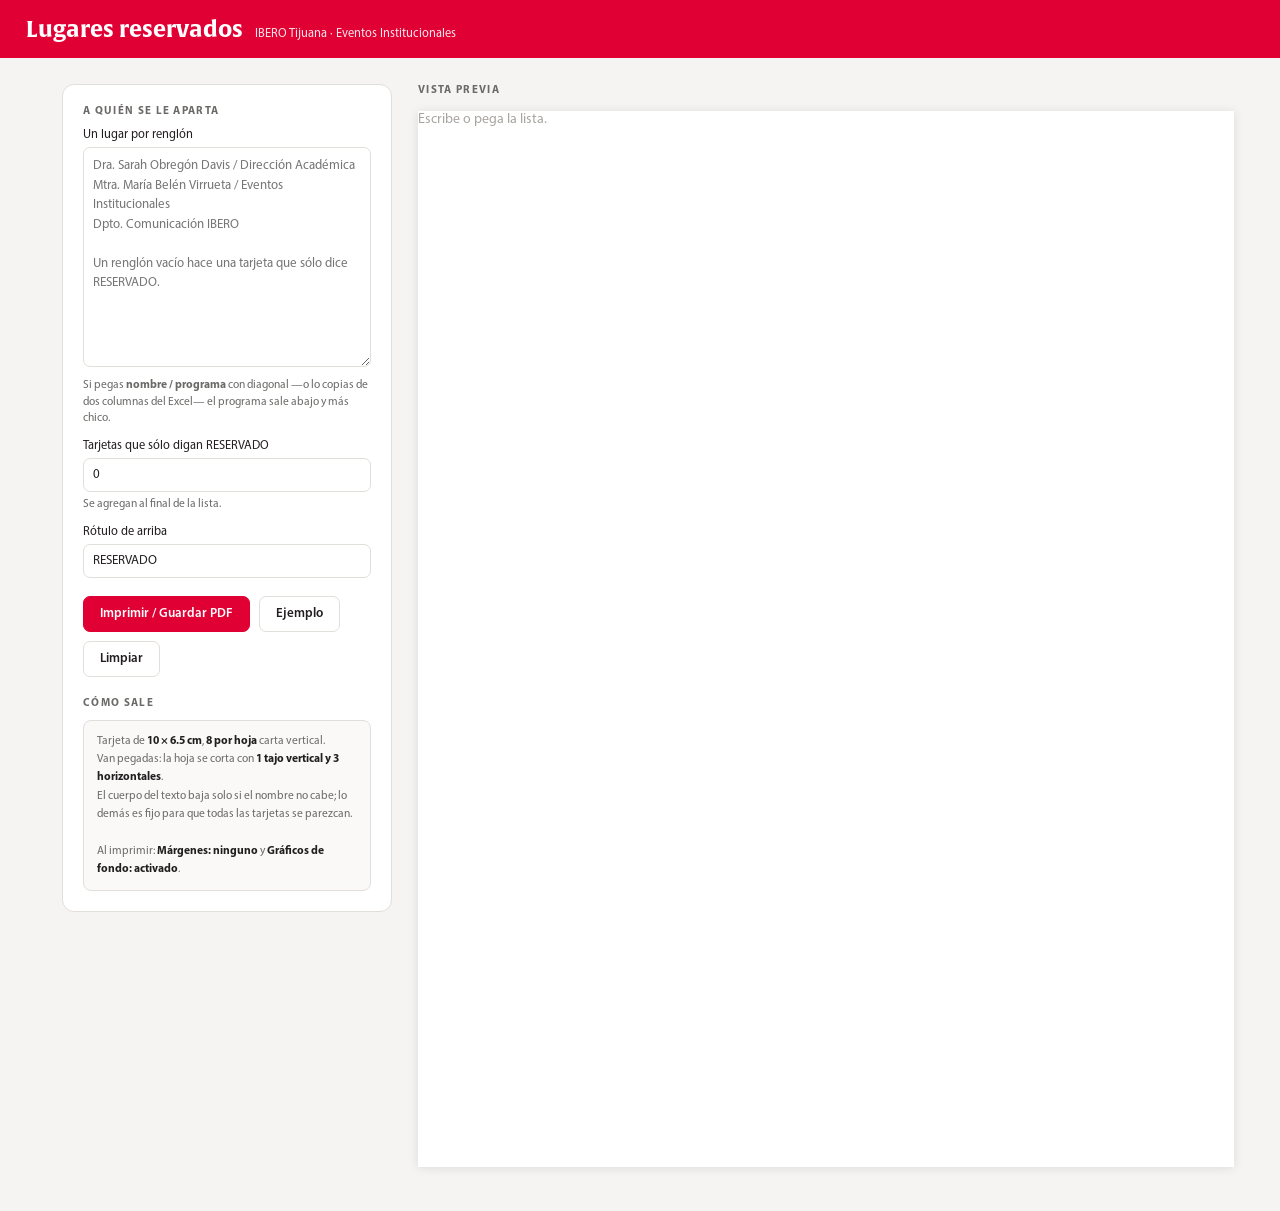
<file: web/herramientas/reservados.html>
<!doctype html>
<html lang="es">
<head>
<meta charset="utf-8">
<meta name="viewport" content="width=device-width, initial-scale=1">
<title>Lugares reservados · IBERO Tijuana</title>
<link rel="icon" href="data:image/svg+xml,%3Csvg xmlns='http://www.w3.org/2000/svg' width='32' height='32' viewBox='0 0 32 32'%3E%3Crect width='32' height='32' rx='7' fill='%23E00034'/%3E%3Crect x='8' y='6' width='11' height='13' rx='1.5' fill='%23fff'/%3E%3Crect x='8' y='19' width='17' height='3.4' rx='1.2' fill='%23fff'/%3E%3Crect x='9.5' y='22.4' width='2.6' height='4.6' rx='1' fill='%23fff'/%3E%3Crect x='21.4' y='22.4' width='2.6' height='4.6' rx='1' fill='%23fff'/%3E%3C/svg%3E">
<style>
@page { size: letter portrait; margin: 0 }
@font-face{font-family:'Alverata';src:url([data-uri]) format('woff2');font-weight:400;font-style:normal;font-display:block}
@font-face{font-family:'Alverata';src:url([data-uri]) format('woff2');font-weight:700;font-style:normal;font-display:block}
@font-face{font-family:'MyriadIbero';src:url([data-uri]) format('woff2');font-weight:400;font-style:normal;font-display:block}
@font-face{font-family:'MyriadIbero';src:url([data-uri]) format('woff2');font-weight:600;font-style:normal;font-display:block}
@font-face{font-family:'MyriadIbero';src:url([data-uri]) format('woff2');font-weight:700;font-style:normal;font-display:block}

/* ══════════════════════════════════════════════════════════
   LUGARES RESERVADOS · IBERO Tijuana
   Pidio: Mtra. Maria Belen Virrueta, Eventos Institucionales

   AQUI NO SE ELIGE NADA DE DISEÑO, A PROPOSITO
   Hubo una version con deslizadores para el grosor de la raya, la
   medida de la tarjeta y el cuerpo de cada texto. Sobraban: quien
   hace tarjetas de asiento no tiene por que decidir un grosor de
   linea, y si cada quien elige, las tarjetas de dos eventos dejan
   de parecerse --que es justo lo contrario de homologarlas, que es
   para lo que se pidio la herramienta--.

   Se captura la lista y ya. Todo lo demas esta fijo:

       tarjeta     10 x 6.5 cm   ->  2 x 4 = 8 por hoja carta
       margenes    7.9 mm a los lados, 9.7 arriba
       raya        2.2 x 0.12 cm, roja, arriba del bloque
       cortes      1 vertical + 3 horizontales

   LO UNICO QUE SE MUEVE SOLO ES EL CUERPO DEL TEXTO
   Y se mueve por una razon: los nombres no miden lo mismo. En su
   Excel el mas largo tiene 36 caracteres y el programa mas largo
   46. Se arranca del cuerpo de siempre y se baja SOLO si no cabe,
   medido sobre la caja real. El que cabe no se encoge: dos tarjetas
   con nombres normales salen identicas.

   LO QUE SE AHORRA CONTRA EL FORMATO ANTERIOR
   Aquel era un rectangulo de rojo macizo de 201 cm2 y salian dos
   por hoja. Esta usa 0.3 cm2 de rojo y salen ocho: cuarenta
   tarjetas pasan de 20 hojas a 5.
   ══════════════════════════════════════════════════════════ */

:root {
  --rojo:  #E00034;
  --tinta: #231F20;
  --gris:  #6B6A68;
  --linea: #E2DEDA;
  --papel: #F5F4F2;

  /* La rejilla. Fija. */
  --ancho: 10cm;
  --alto: 6.5cm;
  --cols: 2;
  --filas: 4;
}
* { box-sizing: border-box; margin: 0; padding: 0; }
body { font-family: 'MyriadIbero', 'Segoe UI', Arial, sans-serif;
       background: var(--papel); color: var(--tinta); font-size: 14px; }

.barra { background: var(--rojo); color: #fff; padding: 16px 26px;
         display: flex; align-items: baseline; gap: 12px; }
.barra h1 { font-family: 'Alverata', Georgia, serif; font-size: 22px; font-weight: 700; }
.barra span { font-size: 12.5px; opacity: .9; }

.layout { display: grid; grid-template-columns: 330px minmax(0, 1fr);
          gap: 26px; max-width: 1200px; margin: 26px auto; padding: 0 22px; }
@media (max-width: 980px) { .layout { grid-template-columns: minmax(0, 1fr); } }

.panel { background: #fff; border: 1px solid var(--linea); border-radius: 12px;
         padding: 20px; align-self: start; }
.sec { font-size: 11px; font-weight: 700; letter-spacing: .12em;
       text-transform: uppercase; color: var(--gris); margin: 20px 0 10px; }
.sec:first-child { margin-top: 0; }
.campo { margin-bottom: 12px; }
label { display: block; font-size: 12.5px; margin-bottom: 4px; }
input[type=text], input[type=number], textarea {
  width: 100%; padding: 8px 9px; font-size: 13px; font-family: inherit;
  border: 1px solid var(--linea); border-radius: 7px; background: #fff; color: var(--tinta); }
textarea { min-height: 220px; resize: vertical; line-height: 1.5; }
.ayuda { display: block; font-size: 11.5px; color: var(--gris); margin-top: 4px; line-height: 1.45; }

.btn { padding: 9px 16px; border-radius: 7px; border: 1px solid var(--linea);
       background: #fff; color: var(--tinta); font-family: inherit; font-size: 13px;
       font-weight: 600; cursor: pointer; }
.btn-rojo { background: var(--rojo); color: #fff; border-color: var(--rojo); }
.btn:hover { filter: brightness(.97); }
.acciones { display: flex; gap: 9px; flex-wrap: wrap; margin-top: 18px; }

.ficha { background: #FAF9F8; border: 1px solid var(--linea); border-radius: 8px;
         padding: 11px 13px; font-size: 11.5px; color: var(--gris); line-height: 1.6; }
.ficha b { color: var(--tinta); }

.previa-rotulo { font-size: 11px; font-weight: 700; letter-spacing: .12em;
                 text-transform: uppercase; color: var(--gris); margin-bottom: 10px; }
.cuenta { font-size: 12.5px; color: var(--gris); margin-bottom: 14px; }
.cuenta b { color: var(--tinta); }

.hoja { width: 21.59cm; height: 27.94cm; background: #fff; margin: 0 auto 18px;
        box-shadow: 0 1px 10px rgba(0,0,0,.10); position: relative; overflow: hidden; }

/* LA REJILLA ARRANCA SIEMPRE EN EL MISMO PUNTO, no centrada.
   Estaba centrada en la hoja y con menos de ocho tarjetas la fila
   se despegaba de las guias de corte, que si estan en sitio fijo.
   Ahora llena de arriba hacia abajo desde el origen de la rejilla
   --0.795 y 0.97 cm, que es (hoja - 2x10) / 2 y (hoja - 4x6.5) / 2--
   asi que la primera tarjeta cae siempre en la misma casilla. */
.rejilla { position: absolute; left: .795cm; top: .97cm;
           display: grid; grid-template-columns: repeat(var(--cols), var(--ancho));
           grid-auto-rows: var(--alto); gap: 0; }

/* Las tarjetas van PEGADAS: dos contiguas comparten linea de corte,
   asi la hoja se resuelve con 4 tajos en vez de 8. */
.tarjeta { width: var(--ancho); height: var(--alto); background: #fff;
           padding: .5cm .55cm; overflow: hidden;
           -webkit-print-color-adjust: exact; print-color-adjust: exact; }
.bloque { height: 100%; display: flex; flex-direction: column;
          align-items: center; justify-content: center; text-align: center; gap: .16cm; }

/* Lo unico a color. Fija: 2.2 cm de largo por 1.2 mm de grueso. */
.raya { width: 2.2cm; height: .12cm; background: var(--rojo); flex: none; margin-bottom: .2cm; }

.tr-rotulo { font-family: 'MyriadIbero', Arial, sans-serif; font-weight: 700;
             font-size: 9pt; letter-spacing: .22em; text-transform: uppercase;
             color: var(--gris); }
.tr-quien { font-family: 'Alverata', Georgia, serif; font-weight: 700;
            font-size: 15pt; line-height: 1.14; text-transform: uppercase;
            color: var(--tinta); max-width: 100%; overflow-wrap: anywhere; }
.tr-nota { font-family: 'MyriadIbero', Arial, sans-serif; font-weight: 600;
           font-size: 8pt; letter-spacing: .1em; text-transform: uppercase;
           color: var(--gris); max-width: 100%; overflow-wrap: anywhere; }

/* Sin nombre, la tarjeta es solo la palabra: ahi crece, porque es lo
   unico que hay que leer desde el pasillo. */
.tarjeta.sola .tr-rotulo { font-family: 'Alverata', Georgia, serif; font-weight: 700;
                           font-size: 20pt; letter-spacing: .06em; color: var(--tinta); }

/* LINEAS DE CORTE: PUNTEADAS Y DE ORILLA A ORILLA.
   Antes eran rayitas de 4 mm en los margenes. Para cortar habia que
   apoyar la regla entre dos marcas separadas 20 cm y sostener el
   angulo a ojo; de ahi que las tarjetas salieran de distinto tamaño.

   CADA GUION ES UN ELEMENTO, no un degradado. Con
   repeating-linear-gradient se veian en pantalla y NO se imprimian:
   un degradado se rasteriza y a 0.3 pt desaparece. Asi cada guion
   es un rectangulo vectorial y sale siempre.

   Van punteadas a proposito: si el corte se desvia un pelo, en el
   canto quedan puntos sueltos y no una raya continua. Y caen justo
   en el borde entre dos tarjetas, donde solo hay relleno: no cruzan
   ningun texto. */
.marcas { position: absolute; inset: 0; pointer-events: none; z-index: 2;
          -webkit-print-color-adjust: exact; print-color-adjust: exact; }
/* EL z-index NO ES ADORNO. Las marcas se dibujan antes que la
   rejilla y cada tarjeta tiene fondo blanco: sin esto, las tapan y
   los guiones solo se ven en los margenes. Mientras las marcas
   fueron rayitas de 4 mm en la orilla no se notaba; en cuanto
   cruzan la hoja, si. */
/* SIN ESA LINEA DE ARRIBA NO SE IMPRIMEN, y es dificil de ver:
   el dialogo de Chrome trae «Graficos de fondo» APAGADO por
   omision, y estos guiones son background. La raya roja si salia
   porque vive dentro de .tarjeta, que ya lo declaraba, y herada.
   .marcas cuelga fuera de la tarjeta, asi que no heredaba nada:
   se veian en pantalla y desaparecian al imprimir. */
.marcas i { position: absolute; background: #A09B95; }
.marcas i.v { width: .5pt; height: 2mm; }
.marcas i.h { height: .5pt; width: 2mm; }

@media print {
  body { background: #fff; }
  .barra, .panel, .previa-rotulo, .cuenta, .no-imprime { display: none !important; }
  .layout { display: block; margin: 0; padding: 0; max-width: none; }
  .hoja { box-shadow: none; margin: 0; page-break-after: always; break-after: page; }
  .hoja:last-child { page-break-after: auto; break-after: auto; }
}
</style>
</head>
<body>

<div class="barra">
  <h1>Lugares reservados</h1>
  <span>IBERO Tijuana · Eventos Institucionales</span>
</div>

<div class="layout">
  <div class="panel no-imprime">

    <div class="sec">A quién se le aparta</div>
    <div class="campo">
      <label for="lista">Un lugar por renglón</label>
      <textarea id="lista" placeholder="Dra. Sarah Obregón Davis / Dirección Académica
Mtra. María Belén Virrueta / Eventos Institucionales
Dpto. Comunicación IBERO

Un renglón vacío hace una tarjeta que sólo dice RESERVADO."></textarea>
      <span class="ayuda">Si pegas <b>nombre / programa</b> con diagonal —o lo copias de
        dos columnas del Excel— el programa sale abajo y más chico.</span>
    </div>

    <div class="campo">
      <label for="sueltas">Tarjetas que sólo digan RESERVADO</label>
      <input type="number" id="sueltas" min="0" max="200" step="1" value="0">
      <span class="ayuda">Se agregan al final de la lista.</span>
    </div>

    <div class="campo">
      <label for="palabra">Rótulo de arriba</label>
      <input type="text" id="palabra" value="RESERVADO">
    </div>

    <div class="acciones">
      <button class="btn btn-rojo" id="btnImprimir">Imprimir / Guardar PDF</button>
      <button class="btn" id="btnEjemplo">Ejemplo</button>
      <button class="btn" id="btnLimpiar">Limpiar</button>
    </div>

    <div class="sec">Cómo sale</div>
    <div class="ficha">
      Tarjeta de <b>10 × 6.5 cm</b>, <b>8 por hoja</b> carta vertical.<br>
      Van pegadas: la hoja se corta con <b>1 tajo vertical y 3 horizontales</b>.<br>
      El cuerpo del texto baja solo si el nombre no cabe; lo demás es fijo
      para que todas las tarjetas se parezcan.
      <br><br>
      Al imprimir: <b>Márgenes: ninguno</b> y <b>Gráficos de fondo: activado</b>.
    </div>
  </div>

  <div>
    <div class="previa-rotulo no-imprime">Vista previa</div>
    <div class="cuenta no-imprime" id="cuenta"></div>
    <div id="hojas"></div>
  </div>
</div>

<script>
const $ = id => document.getElementById(id);
const esc = s => String(s ?? "").replace(/[&<>"]/g, c =>
  ({ "&":"&amp;", "<":"&lt;", ">":"&gt;", '"':"&quot;" }[c]));

const CARTA = { w: 21.59, h: 27.94 };          // cm
const TARJETA = { w: 10, h: 6.5 };             // cm, fija
const COLS = Math.floor(CARTA.w / TARJETA.w);  // 2
const FILAS = Math.floor(CARTA.h / TARJETA.h); // 4
const POR_HOJA = COLS * FILAS;                 // 8

/* De donde arranca y hasta donde baja cada texto. Arriba es el
   cuerpo de siempre; abajo, el minimo que todavia se lee de pie
   junto a la silla. */
const CUERPO = { quien: [15, 9], nota: [8, 6] };

function leerLista() {
  const crudo = $("lista").value;
  const renglones = crudo.length ? crudo.replace(/\r/g, "").split("\n") : [];
  const lista = renglones.map(r => {
    const t = r.trim();
    if (!t) return { quien: "", nota: "" };
    /* Diagonal o tabulador: su Excel trae nombre y programa en
       celdas distintas y al pegarlo cae tabulado. */
    const p = t.split(/\s*[\/\t]\s*/);
    return { quien: p[0] || "", nota: p.slice(1).join(" · ") };
  });
  /* Un texto que termina en salto deja UN renglon vacio de mas. Se
     quita uno, no todos: los vacios son como se piden las tarjetas
     que solo dicen RESERVADO. */
  if (crudo.endsWith("\n") && lista.length
      && !lista[lista.length - 1].quien && !lista[lista.length - 1].nota) lista.pop();
  const n = Math.max(0, +$("sueltas").value || 0);
  for (let i = 0; i < n; i++) lista.push({ quien: "", nota: "" });
  return lista;
}

function tarjeta(t, palabra) {
  const sola = !t.quien && !t.nota;
  return `<div class="tarjeta${sola ? " sola" : ""}"><div class="bloque">
    <div class="raya"></div>
    ${palabra ? `<div class="tr-rotulo">${esc(palabra)}</div>` : ""}
    ${t.quien ? `<div class="tr-quien">${esc(t.quien)}</div>` : ""}
    ${t.nota  ? `<div class="tr-nota">${esc(t.nota)}</div>` : ""}
  </div></div>`;
}

/* Las marcas caen en las lineas de la rejilla, prolongadas al
   margen. Se calculan de la medida, no se dibujan a mano. */
function marcas(cuantas) {
  const cols = Math.min(cuantas, COLS);
  const filas = Math.ceil(cuantas / COLS);
  const mx = (CARTA.w - COLS * TARJETA.w) / 2;
  const my = (CARTA.h - FILAS * TARJETA.h) / 2;
  const t = [];
  const GUION = 0.2, HUECO = 0.2;          // cm: 2 mm y 2 mm

  /* Solo las lineas de lo que REALMENTE se imprimio en esta hoja: una
     guia donde no hay tarjeta invita a un corte de mas. Pero las que
     si van, cruzan la hoja ENTERA, para poder apoyar la regla contra
     el borde del papel en vez de adivinar el angulo a 20 cm. */
  for (let c = 0; c <= cols; c++) {
    const x = mx + c * TARJETA.w;
    for (let y = 0; y < CARTA.h; y += GUION + HUECO) {
      t.push(`<i class="v" style="left:${x}cm;top:${y.toFixed(2)}cm"></i>`);
    }
  }
  for (let f = 0; f <= filas; f++) {
    const y = my + f * TARJETA.h;
    for (let x = 0; x < CARTA.w; x += GUION + HUECO) {
      t.push(`<i class="h" style="top:${y}cm;left:${x.toFixed(2)}cm"></i>`);
    }
  }
  return `<div class="marcas">${t.join("")}</div>`;
}

/* EL UNICO AJUSTE AUTOMATICO

   Se baja el cuerpo SOLO cuando el contenido se sale de la tarjeta,
   y se mide sobre la caja real --no se adivina por numero de
   caracteres, que falla con acentos y con nombres de palabras
   largas--. Primero cede el nombre, que es lo que mas varia; si
   tocando su minimo sigue sin caber, cede el programa.

   Lo que cabe NO se toca: dos tarjetas con nombres normales tienen
   que salir identicas, o la hoja parece desalineada. */
function ajustar(tarjetaEl) {
  const bloque = tarjetaEl.querySelector(".bloque");
  const quien = tarjetaEl.querySelector(".tr-quien");
  const nota = tarjetaEl.querySelector(".tr-nota");
  /* El ancho se compara contra la CAJA DE LA TARJETA, no contra la
     del propio texto: con align-items:center el elemento se encoge a
     su contenido, asi que su scrollWidth nunca supera a su
     clientWidth y una palabra larguisima se recortaba en silencio.
     Se vio probando a proposito con una palabra de 54 letras. */
  const cabe = () => bloque.scrollHeight <= bloque.clientHeight + 1
                  && (!quien || quien.getBoundingClientRect().width <= bloque.clientWidth + 1)
                  && (!nota  || nota.getBoundingClientRect().width  <= bloque.clientWidth + 1);

  if (quien) {
    let pt = CUERPO.quien[0];
    while (!cabe() && pt > CUERPO.quien[1]) {
      pt -= 0.5;
      quien.style.fontSize = pt + "pt";
    }
  }
  if (nota && !cabe()) {
    let pt = CUERPO.nota[0];
    while (!cabe() && pt > CUERPO.nota[1]) {
      pt -= 0.5;
      nota.style.fontSize = pt + "pt";
    }
  }
}

function pintar() {
  const lista = leerLista();
  const palabra = $("palabra").value.trim();

  const hojas = [];
  for (let i = 0; i < lista.length; i += POR_HOJA) {
    const tanda = lista.slice(i, i + POR_HOJA);
    hojas.push(`<div class="hoja">${marcas(tanda.length)}<div class="rejilla">${
      tanda.map(t => tarjeta(t, palabra)).join("")
    }</div></div>`);
  }
  $("hojas").innerHTML = hojas.join("") ||
    `<div class="hoja" style="color:#A8A5A1">Escribe o pega la lista.</div>`;

  document.querySelectorAll(".tarjeta").forEach(ajustar);

  $("cuenta").innerHTML = lista.length
    ? `<b>${lista.length}</b> ${lista.length === 1 ? "tarjeta" : "tarjetas"} ·
       <b>${hojas.length}</b> ${hojas.length === 1 ? "hoja" : "hojas"} carta`
    : "";
}

["lista", "palabra", "sueltas"].forEach(id => $(id).addEventListener("input", pintar));
$("btnImprimir").addEventListener("click", () => window.print());
$("btnLimpiar").addEventListener("click", () => {
  $("lista").value = ""; $("sueltas").value = 0; pintar();
});
$("btnEjemplo").addEventListener("click", () => {
  $("lista").value = [
    "Dra. Sarah Obregón Davis / Dirección Académica",
    "Mtra. María Belén Virrueta / Eventos Institucionales",
    "Dpto. Comunicación IBERO",
    "Rectoría",
  ].join("\n");
  $("sueltas").value = 4;
  pintar();
});

pintar();
</script>
</body>
</html>
</file>
